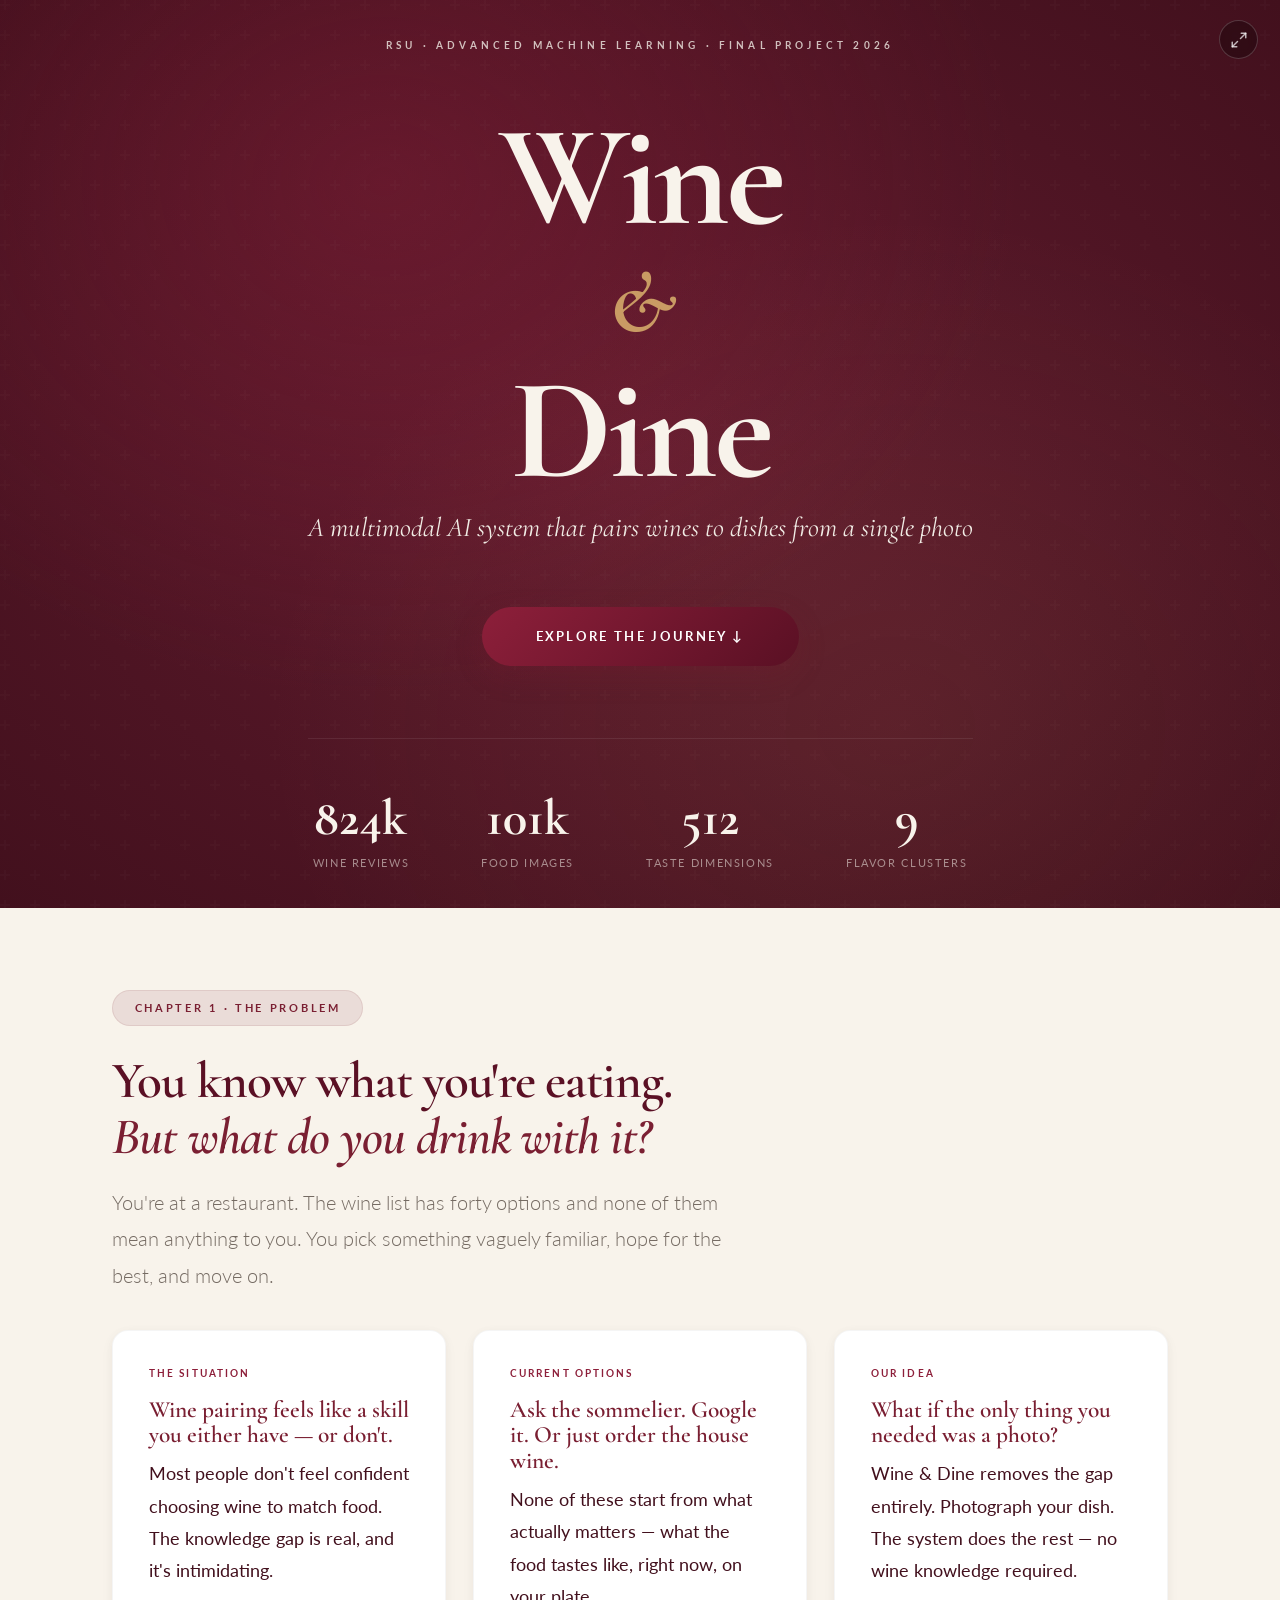
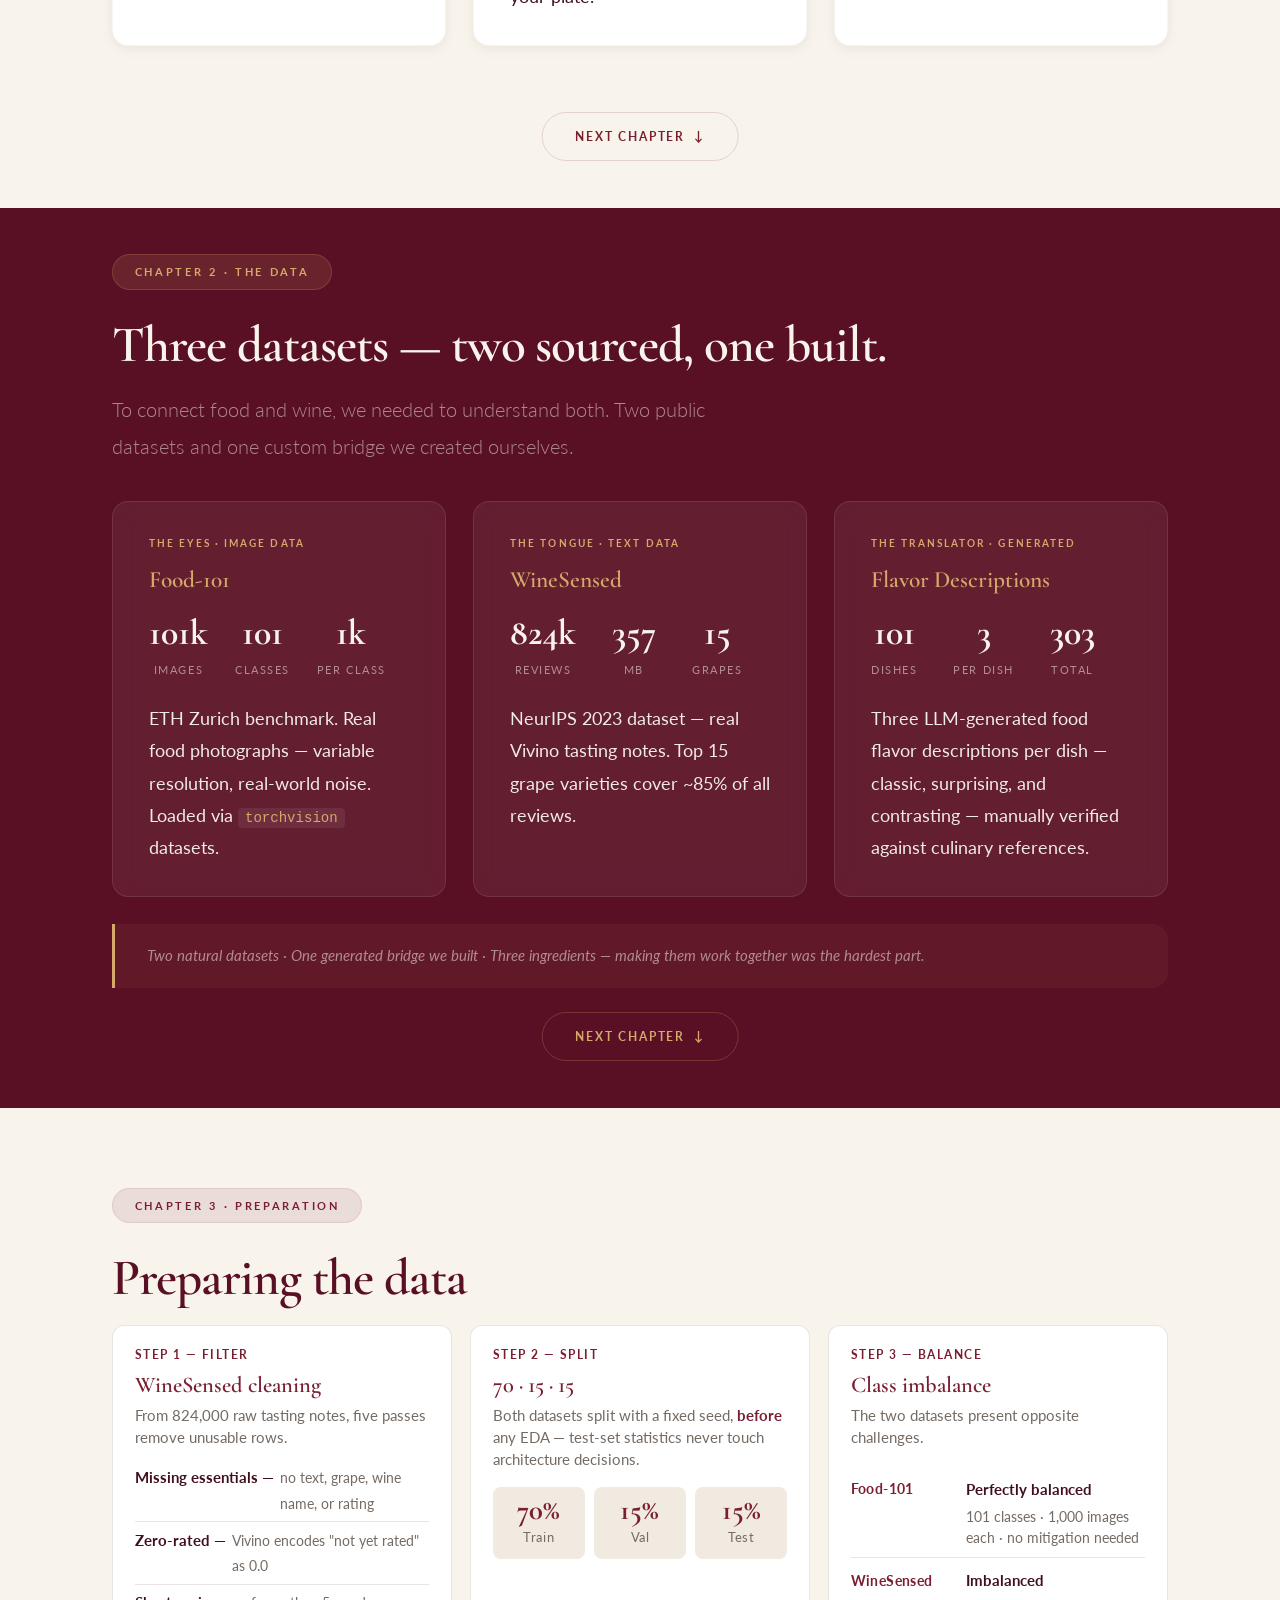
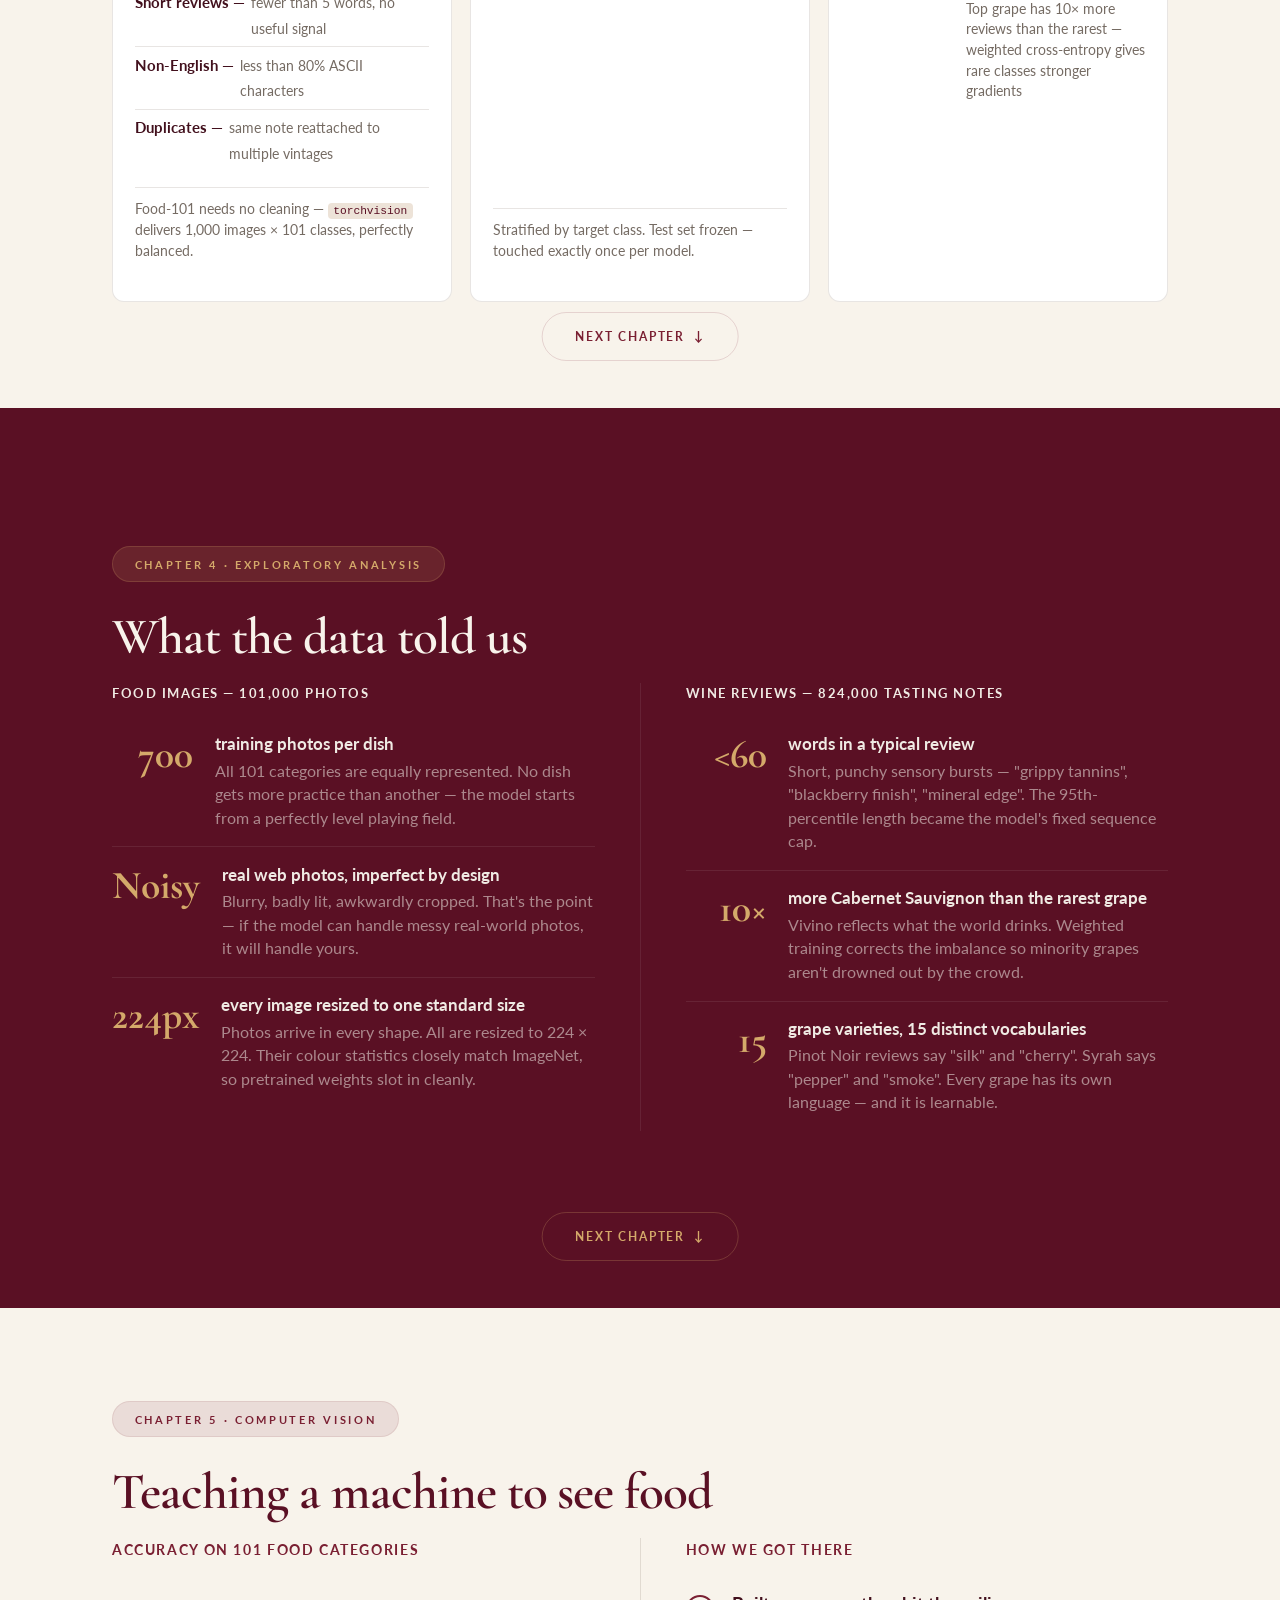
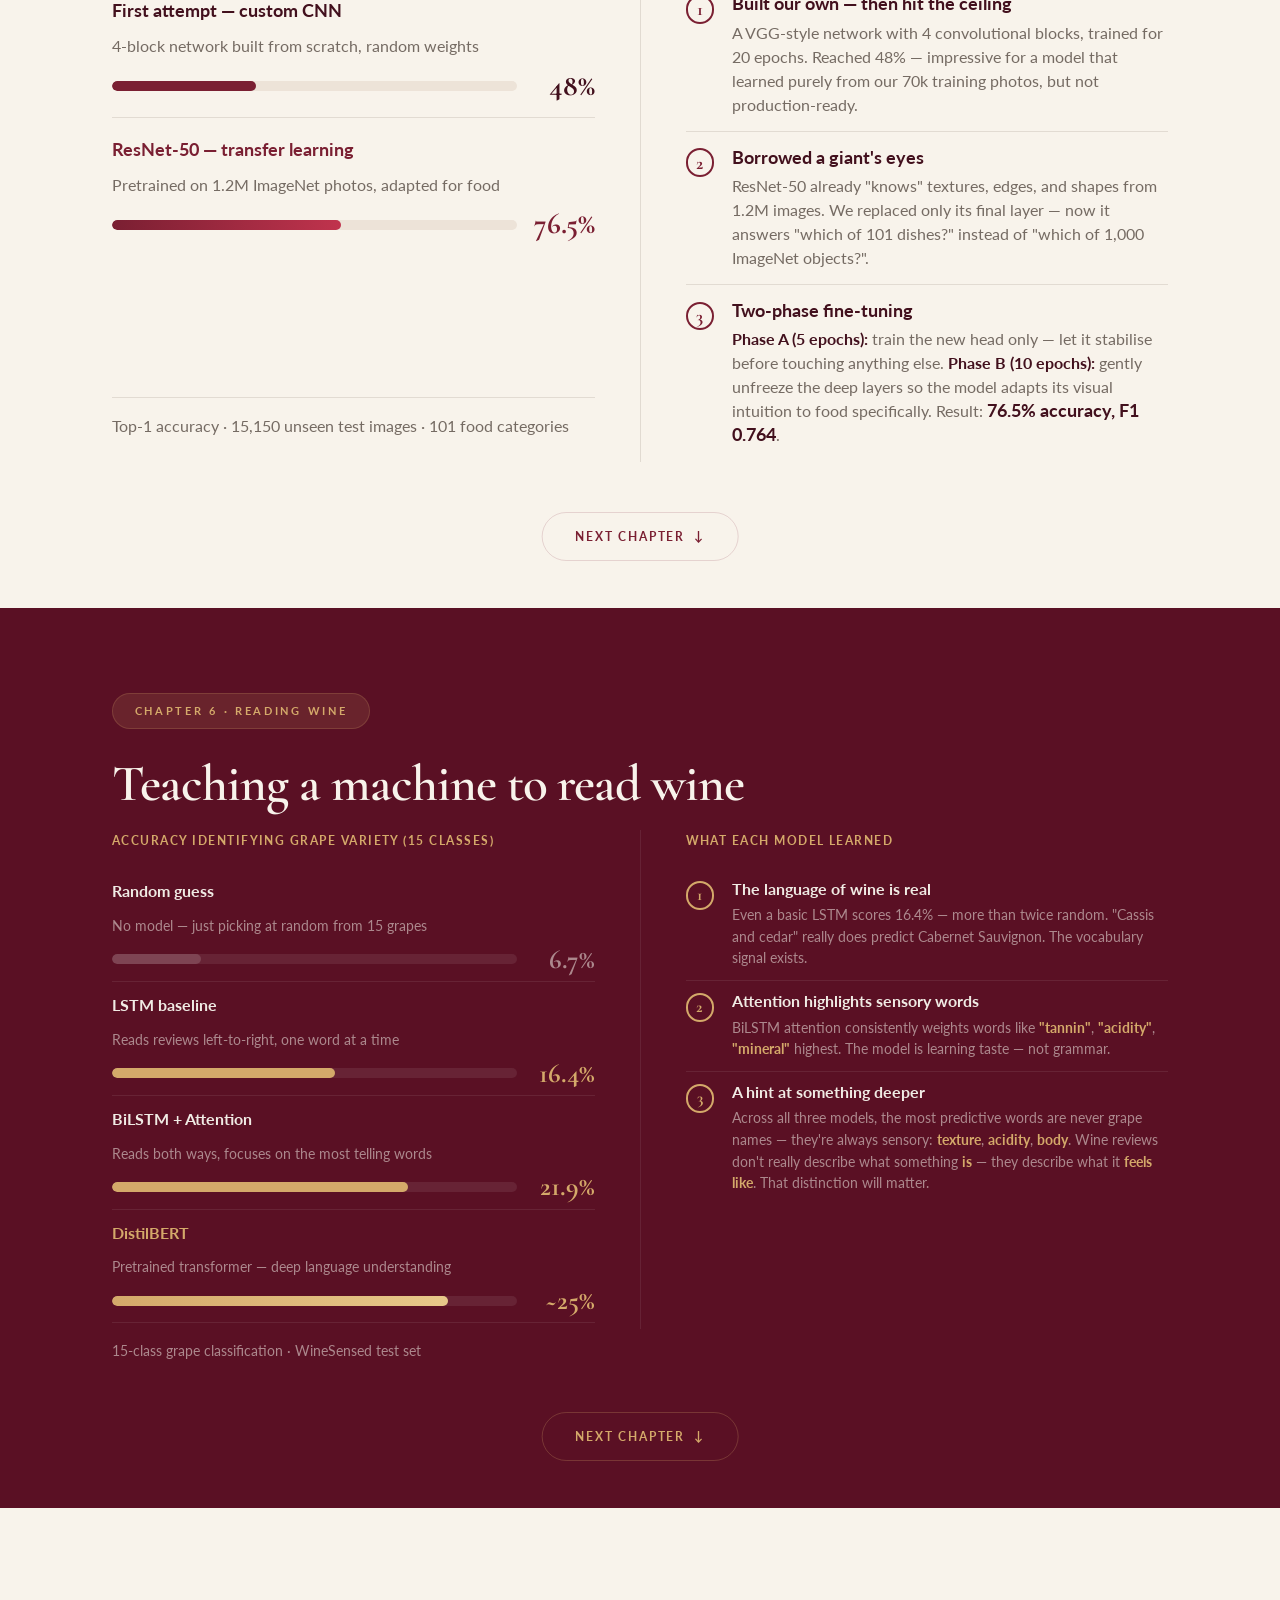
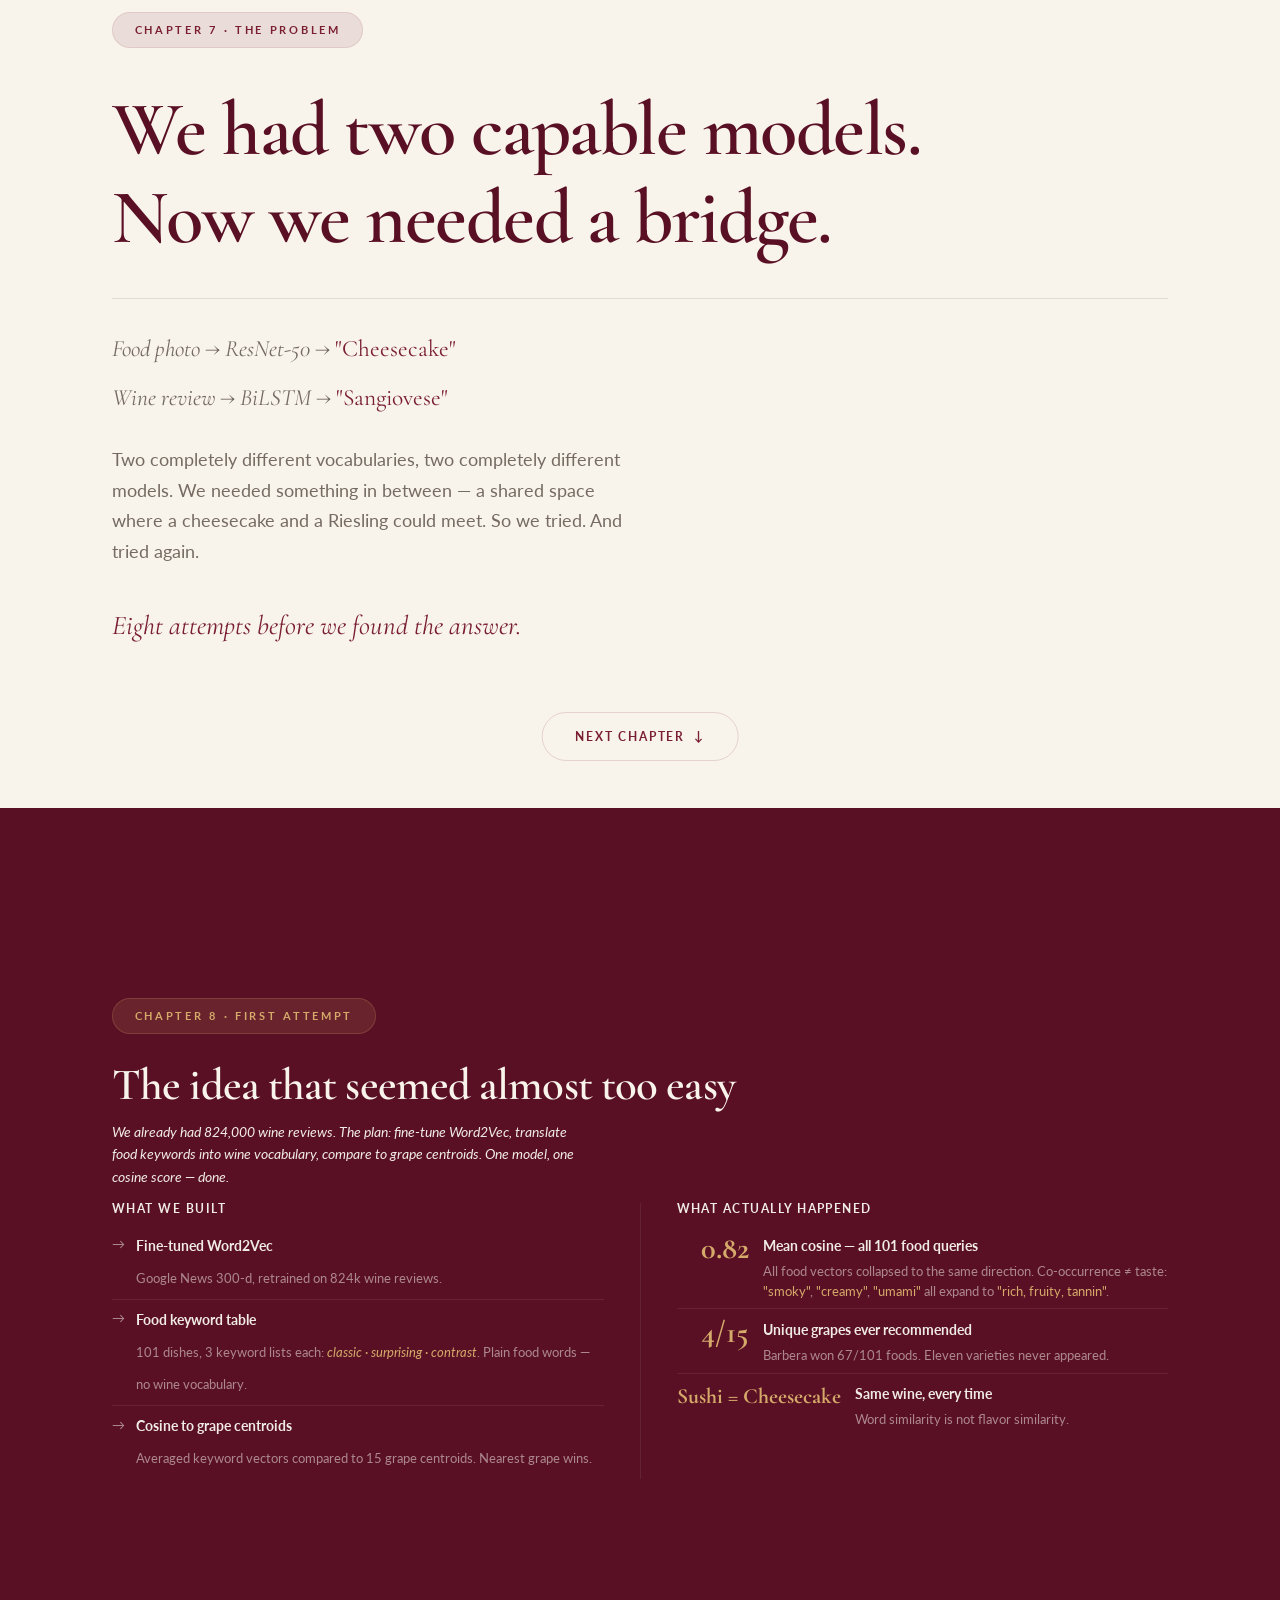
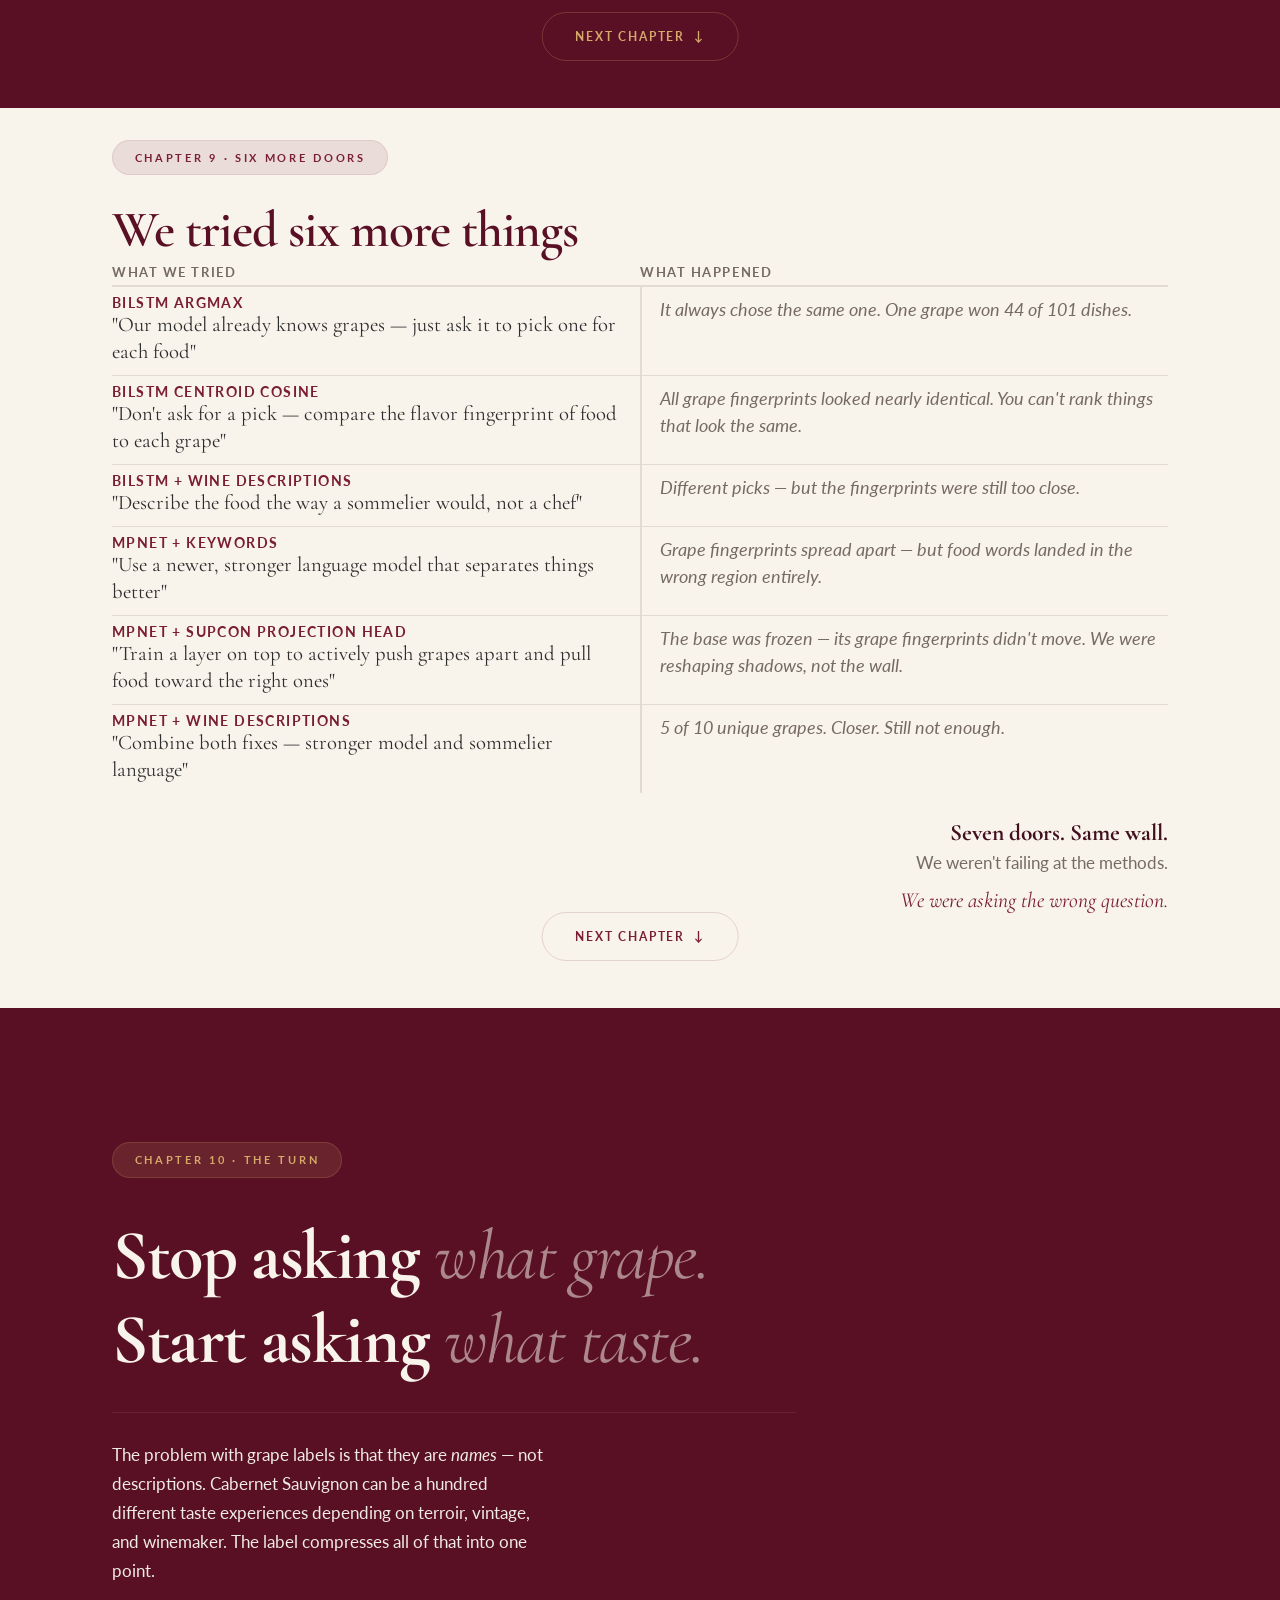
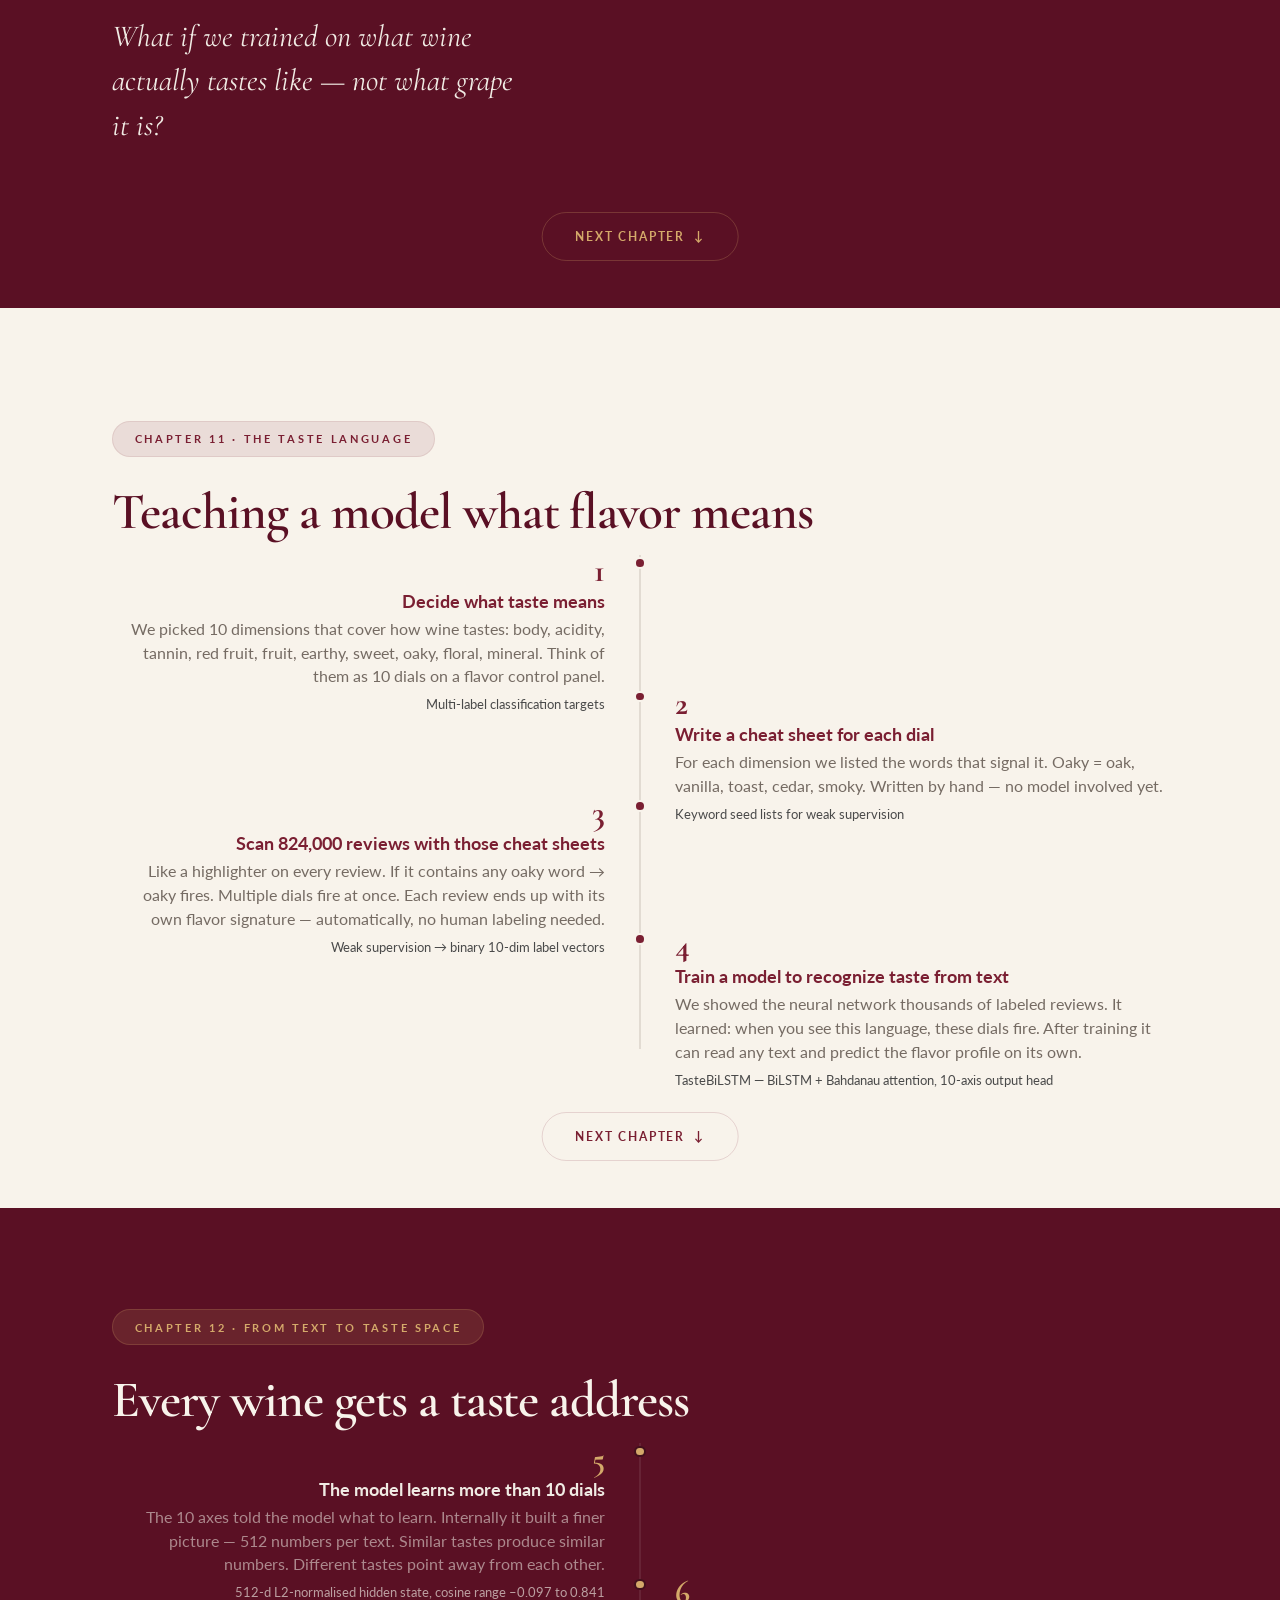
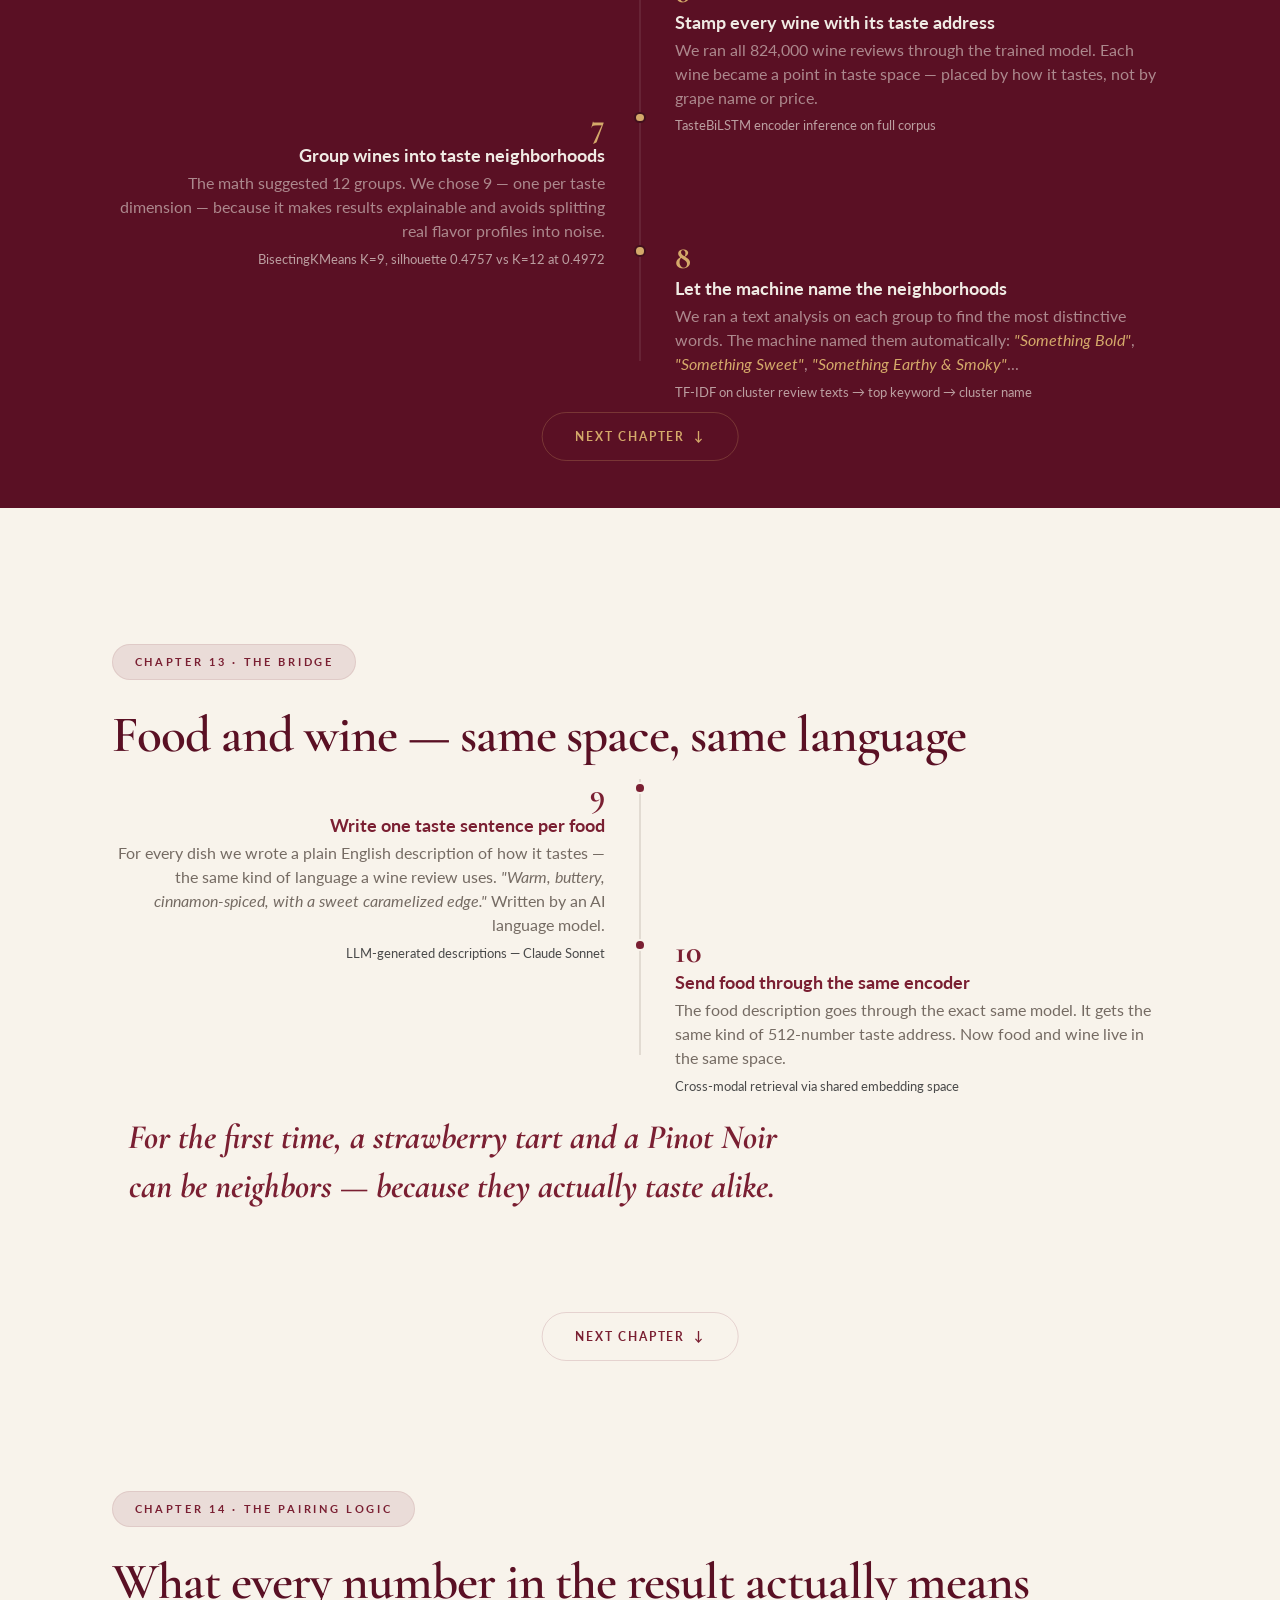
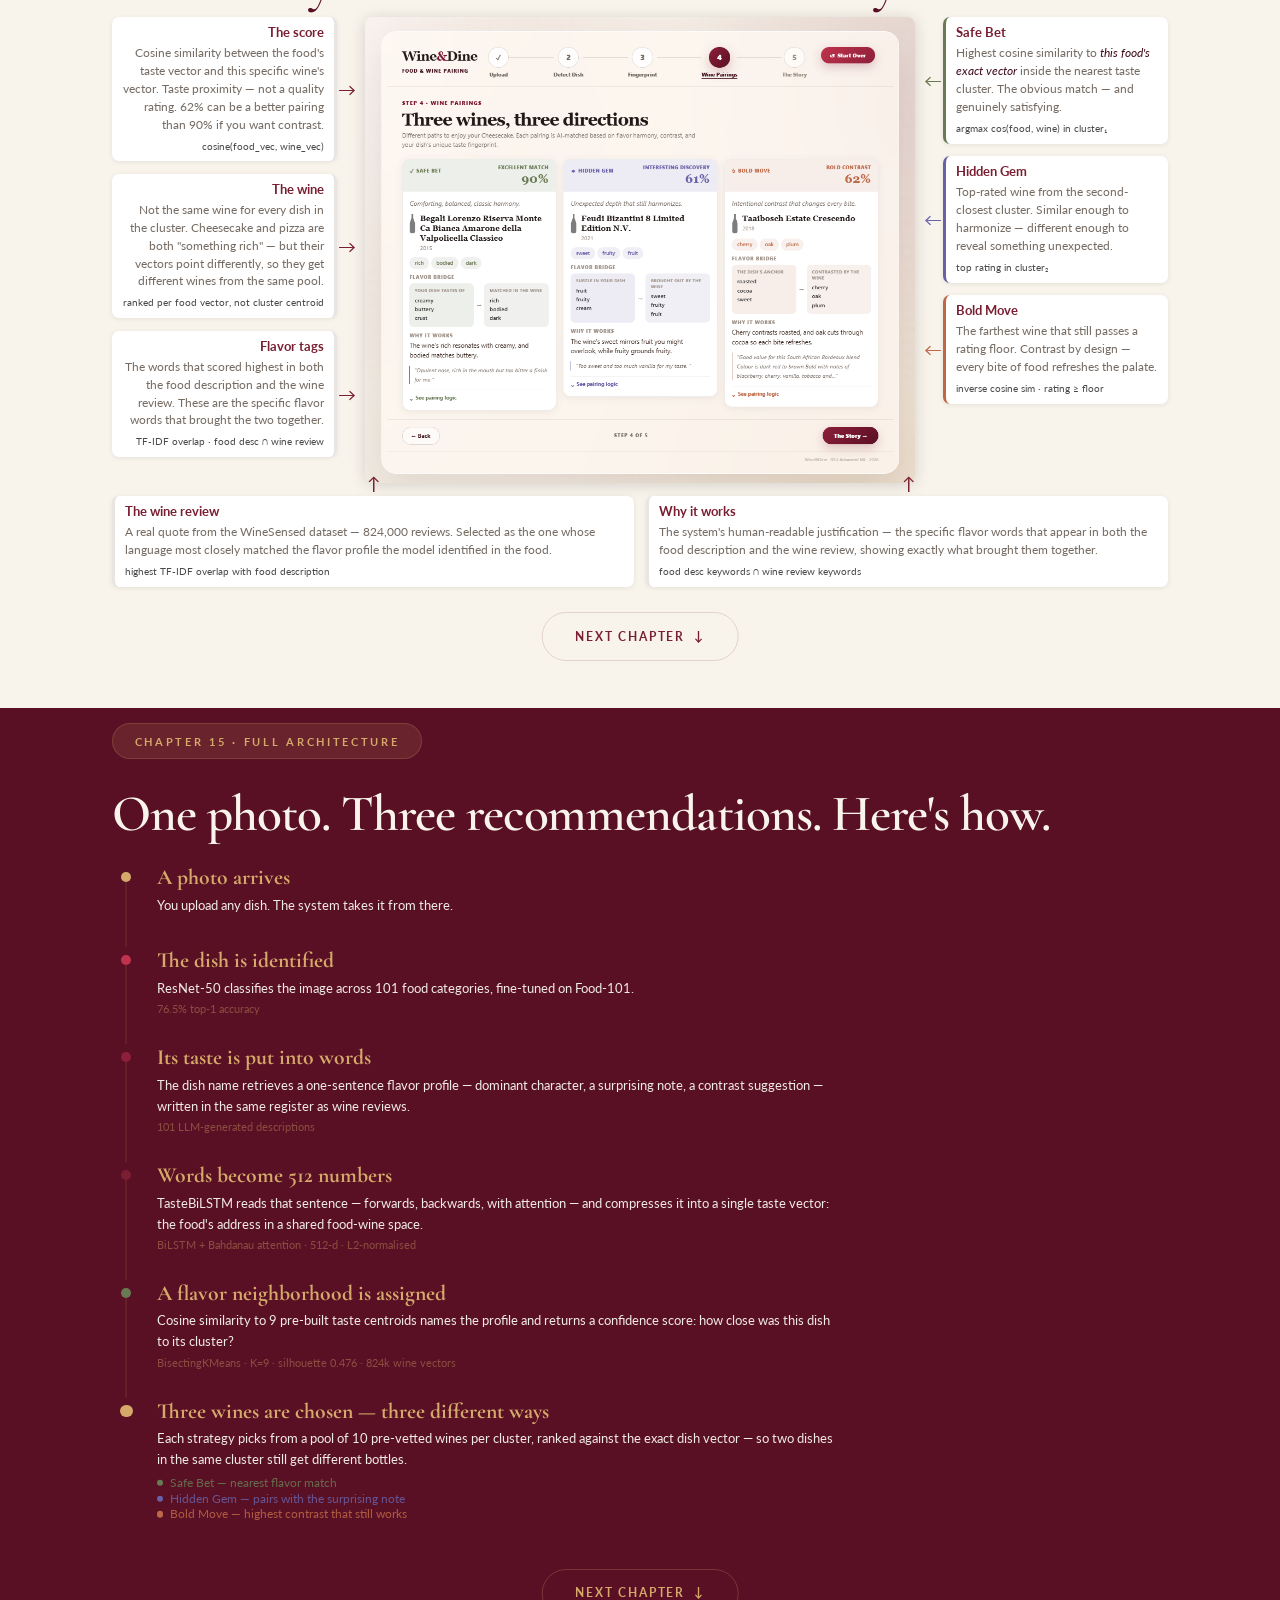
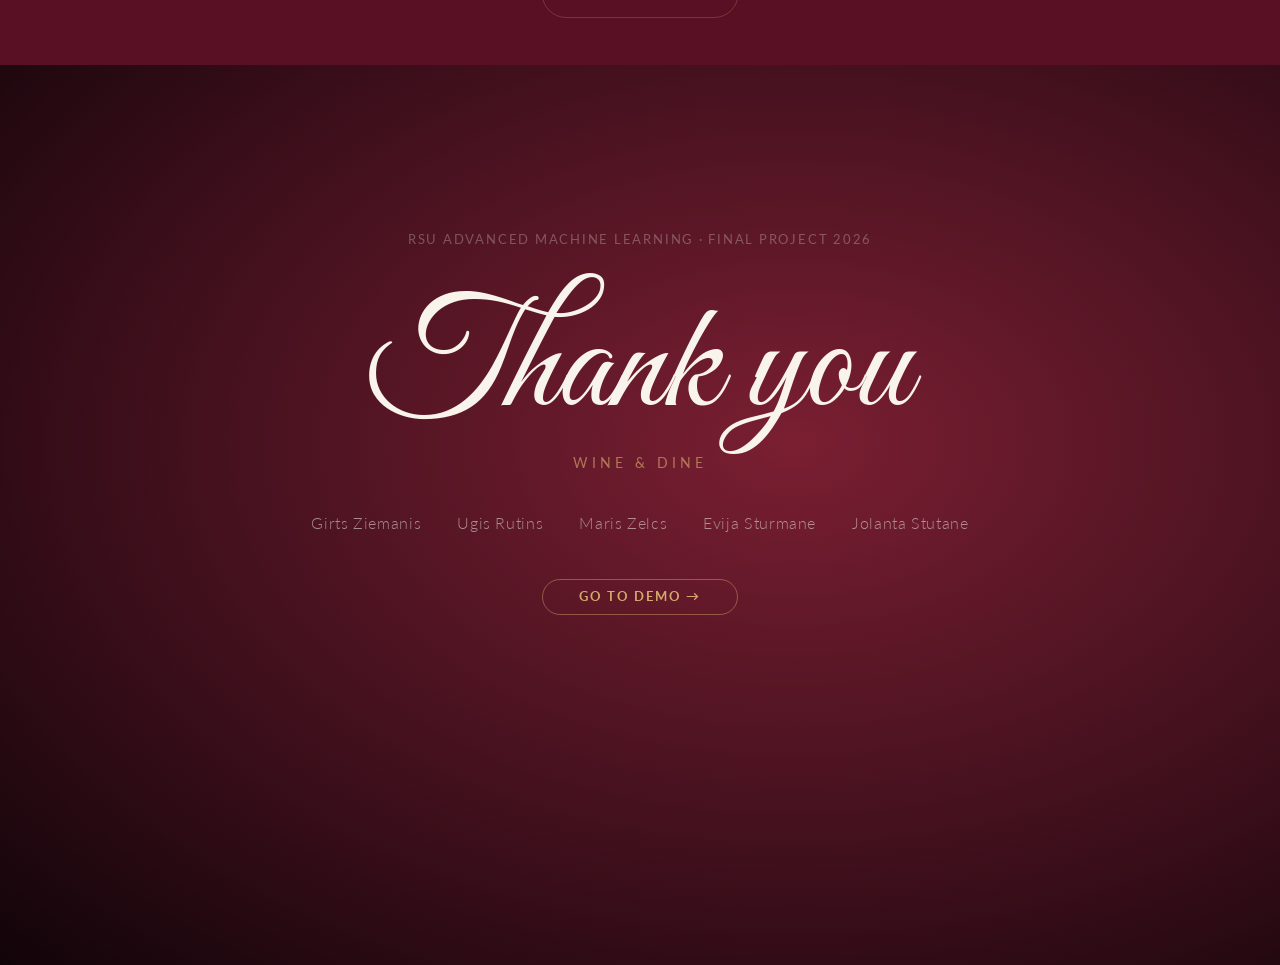
<file: landing/index.html>
<!DOCTYPE html>
<html lang="en">
<head>
  <meta charset="UTF-8">
  <meta name="viewport" content="width=device-width, initial-scale=1.0">
  <title>Wine & Dine — The Story</title>
  <link rel="preconnect" href="https://fonts.googleapis.com">
  <link href="https://fonts.googleapis.com/css2?family=Cormorant+Garamond:ital,wght@0,400;0,600;0,700;1,400;1,600&family=Great+Vibes&family=Lato:wght@300;400;700&display=swap" rel="stylesheet">
  <link rel="stylesheet" href="style.css">
</head>
<body>

  <!-- ═══════════════════════════════════════════════════════════════════════ -->
  <!-- HERO -->
  <!-- ═══════════════════════════════════════════════════════════════════════ -->
  <section id="hero" class="hero dark">
    <div class="hero-content reveal">
      <p class="hero-eyebrow">RSU · Advanced Machine Learning · Final Project 2026</p>
      <h1 class="hero-title">Wine<span class="amp">&</span>Dine</h1>
      <p class="hero-subtitle">A multimodal AI system that pairs wines to dishes from a single photo</p>
      <a href="#problem" class="btn-primary">Explore the journey ↓</a>
      <div class="hero-metrics stagger">
        <div class="hero-metric"><span class="number counter" data-target="824">0</span><span class="number-suffix">k</span><span class="label">wine reviews</span></div>
        <div class="hero-metric"><span class="number counter" data-target="101">0</span><span class="number-suffix">k</span><span class="label">food images</span></div>
        <div class="hero-metric"><span class="number counter" data-target="512">0</span><span class="label">taste dimensions</span></div>
        <div class="hero-metric"><span class="number counter" data-target="9">0</span><span class="label">flavor clusters</span></div>
      </div>
    </div>
  </section>

  <!-- ═══════════════════════════════════════════════════════════════════════ -->
  <!-- SECTIONS (added one by one) -->
  <!-- ═══════════════════════════════════════════════════════════════════════ -->

  <!-- §2 - The Problem -->
  <section id="problem" class="section light">
    <div class="container reveal">
      <span class="section-label">Chapter 1 · The Problem</span>
      <h2>You know what you're eating.<br><em style="color:var(--wine)">But what do you drink with it?</em></h2>
      <p class="lead">
        You're at a restaurant. The wine list has forty options and none of them 
        mean anything to you. You pick something vaguely familiar, hope for the best, 
        and move on.
      </p>

      <div class="card-grid stagger">
        <div class="card">
          <span class="card-label">The situation</span>
          <h3>Wine pairing feels like a skill you either have — or don't.</h3>
          <p>
            Most people don't feel confident choosing wine to match food. 
            The knowledge gap is real, and it's intimidating.
          </p>
        </div>
        <div class="card">
          <span class="card-label">Current options</span>
          <h3>Ask the sommelier. Google it. Or just order the house wine.</h3>
          <p>
            None of these start from what actually matters — what the food 
            tastes like, right now, on your plate.
          </p>
        </div>
        <div class="card">
          <span class="card-label">Our idea</span>
          <h3>What if the only thing you needed was a photo?</h3>
          <p>
            Wine & Dine removes the gap entirely. Photograph your dish. 
            The system does the rest — no wine knowledge required.
          </p>
        </div>
      </div>
    </div>
    <div class="slide-nav"><a href="#datasets">Next chapter <span class="arrow">↓</span></a></div>
  </section>

  <!-- §3 - Datasets -->
  <section id="datasets" class="section dark">
    <div class="container reveal">
      <span class="section-label">Chapter 2 · The Data</span>
      <h2>Three datasets — two sourced, one built.</h2>
      <p class="lead">
        To connect food and wine, we needed to understand both. 
        Two public datasets and one custom bridge we created ourselves.
      </p>

      <div class="card-grid stagger">
        <div class="card">
          <span class="card-label">The Eyes · Image Data</span>
          <h3>Food-101</h3>
          <div class="metric-row" style="justify-content:start;gap:1.5rem;flex-wrap:nowrap">
            <div class="metric-item"><span class="metric metric-small">101k</span><p class="metric-label">images</p></div>
            <div class="metric-item"><span class="metric metric-small">101</span><p class="metric-label">classes</p></div>
            <div class="metric-item"><span class="metric metric-small">1k</span><p class="metric-label">per class</p></div>
          </div>
          <p>ETH Zurich benchmark. Real food photographs — variable resolution,
             real-world noise. Loaded via <code>torchvision</code> datasets.</p>
        </div>

        <div class="card">
          <span class="card-label">The Tongue · Text Data</span>
          <h3>WineSensed</h3>
          <div class="metric-row" style="justify-content:start;gap:2rem">
            <div class="metric-item"><span class="metric metric-small">824k</span><p class="metric-label">reviews</p></div>
            <div class="metric-item"><span class="metric metric-small">357</span><p class="metric-label">MB</p></div>
            <div class="metric-item"><span class="metric metric-small">15</span><p class="metric-label">grapes</p></div>
          </div>
          <p>NeurIPS 2023 dataset — real Vivino tasting notes. 
             Top 15 grape varieties cover ~85% of all reviews.</p>
        </div>

        <div class="card">
          <span class="card-label">The Translator · Generated</span>
          <h3>Flavor Descriptions</h3>
          <div class="metric-row" style="justify-content:start;gap:2rem">
            <div class="metric-item"><span class="metric metric-small">101</span><p class="metric-label">dishes</p></div>
            <div class="metric-item"><span class="metric metric-small">3</span><p class="metric-label">per dish</p></div>
            <div class="metric-item"><span class="metric metric-small">303</span><p class="metric-label">total</p></div>
          </div>
          <p>Three LLM-generated food flavor descriptions per dish — classic, surprising, and contrasting — manually verified against culinary references.</p>
        </div>
      </div>

      <div class="callout" style="margin:1.2rem 0;padding:1rem 1.8rem;font-size:0.85rem">
        Two natural datasets · One generated bridge we built · Three ingredients — making them work together was the hardest part.
      </div>
    </div>
    <div class="slide-nav"><a href="#preparation">Next chapter <span class="arrow">↓</span></a></div>
  </section>

  <!-- §4 - Preparing the data -->
  <section id="preparation" class="section light">
    <div class="container reveal">
      <span class="section-label">Chapter 3 · Preparation</span>
      <h2>Preparing the data</h2>

      <div class="tri-grid stagger">
        <!-- Card 1: Filter -->
        <div class="tri-card">
          <p class="tri-eyebrow">Step 1 — Filter</p>
          <h3 class="tri-heading">WineSensed cleaning</h3>
          <p class="tri-sub">From 824,000 raw tasting notes, five passes remove unusable rows.</p>
          <ul class="step-list">
            <li><span>Missing essentials —</span><em>no text, grape, wine name, or rating</em></li>
            <li><span>Zero-rated —</span><em>Vivino encodes "not yet rated" as 0.0</em></li>
            <li><span>Short reviews —</span><em>fewer than 5 words, no useful signal</em></li>
            <li><span>Non-English —</span><em>less than 80% ASCII characters</em></li>
            <li><span>Duplicates —</span><em>same note reattached to multiple vintages</em></li>
          </ul>
          <p class="tri-note">Food-101 needs no cleaning — <code>torchvision</code> delivers 1,000 images × 101 classes, perfectly balanced.</p>
        </div>

        <!-- Card 2: Split -->
        <div class="tri-card">
          <p class="tri-eyebrow">Step 2 — Split</p>
          <h3 class="tri-heading">70 · 15 · 15</h3>
          <p class="tri-sub">Both datasets split with a fixed seed, <strong style="color:var(--wine)">before</strong> any EDA — test-set statistics never touch architecture decisions.</p>
          <div class="split-thirds">
            <div class="split-third">
              <span class="split-pct">70%</span>
              <span class="split-lbl">Train</span>
            </div>
            <div class="split-third">
              <span class="split-pct">15%</span>
              <span class="split-lbl">Val</span>
            </div>
            <div class="split-third">
              <span class="split-pct">15%</span>
              <span class="split-lbl">Test</span>
            </div>
          </div>
          <p class="tri-note">Stratified by target class. Test set frozen — touched exactly once per model.</p>
        </div>

        <!-- Card 3: Balance -->
        <div class="tri-card">
          <p class="tri-eyebrow">Step 3 — Balance</p>
          <h3 class="tri-heading">Class imbalance</h3>
          <p class="tri-sub">The two datasets present opposite challenges.</p>
          <div class="balance-rows">
            <div class="balance-row">
              <div class="balance-label">Food-101</div>
              <div class="balance-detail">
                <strong>Perfectly balanced</strong>
                <span>101 classes · 1,000 images each · no mitigation needed</span>
              </div>
            </div>
            <div class="balance-divider"></div>
            <div class="balance-row">
              <div class="balance-label">WineSensed</div>
              <div class="balance-detail">
                <strong>Imbalanced</strong>
                <span>Top grape has 10× more reviews than the rarest — weighted cross-entropy gives rare classes stronger gradients</span>
              </div>
            </div>
          </div>
        </div>
      </div>
    </div>
    <div class="slide-nav"><a href="#eda">Next chapter <span class="arrow">↓</span></a></div>
  </section>

  <!-- §5 - EDA -->
  <section id="eda" class="section dark">
    <div class="container reveal">
      <span class="section-label">Chapter 4 · Exploratory Analysis</span>
      <h2>What the data told us</h2>

      <div class="eda-grid stagger">

        <!-- Left panel: Images -->
        <div class="eda-panel">
          <p class="eda-panel-label">Food images — 101,000 photos</p>

          <div class="eda-finding">
            <span class="eda-num">700</span>
            <div class="eda-text">
              <strong>training photos per dish</strong>
              <span>All 101 categories are equally represented. No dish gets more practice than another — the model starts from a perfectly level playing field.</span>
            </div>
          </div>

          <div class="eda-finding">
            <span class="eda-num">Noisy</span>
            <div class="eda-text">
              <strong>real web photos, imperfect by design</strong>
              <span>Blurry, badly lit, awkwardly cropped. That's the point — if the model can handle messy real-world photos, it will handle yours.</span>
            </div>
          </div>

          <div class="eda-finding">
            <span class="eda-num">224px</span>
            <div class="eda-text">
              <strong>every image resized to one standard size</strong>
              <span>Photos arrive in every shape. All are resized to 224 × 224. Their colour statistics closely match ImageNet, so pretrained weights slot in cleanly.</span>
            </div>
          </div>
        </div>

        <div class="eda-divider"></div>

        <!-- Right panel: Reviews -->
        <div class="eda-panel">
          <p class="eda-panel-label">Wine reviews — 824,000 tasting notes</p>

          <div class="eda-finding">
            <span class="eda-num">&lt;60</span>
            <div class="eda-text">
              <strong>words in a typical review</strong>
              <span>Short, punchy sensory bursts — "grippy tannins", "blackberry finish", "mineral edge". The 95th-percentile length became the model's fixed sequence cap.</span>
            </div>
          </div>

          <div class="eda-finding">
            <span class="eda-num">10×</span>
            <div class="eda-text">
              <strong>more Cabernet Sauvignon than the rarest grape</strong>
              <span>Vivino reflects what the world drinks. Weighted training corrects the imbalance so minority grapes aren't drowned out by the crowd.</span>
            </div>
          </div>

          <div class="eda-finding">
            <span class="eda-num">15</span>
            <div class="eda-text">
              <strong>grape varieties, 15 distinct vocabularies</strong>
              <span>Pinot Noir reviews say "silk" and "cherry". Syrah says "pepper" and "smoke". Every grape has its own language — and it is learnable.</span>
            </div>
          </div>
        </div>

      </div>
    </div>
    <div class="slide-nav"><a href="#cnn">Next chapter <span class="arrow">↓</span></a></div>
  </section>

  <!-- §6 - CNN -->
  <section id="cnn" class="section light">
    <div class="container reveal">
      <span class="section-label">Chapter 5 · Computer Vision</span>
      <h2>Teaching a machine to see food</h2>

      <div class="cnn-grid stagger">

        <!-- Left: accuracy progression -->
        <div class="cnn-left">
          <p class="cnn-col-label">Accuracy on 101 food categories</p>

          <div class="acc-bar-block">
            <div class="acc-meta">
              <span class="acc-name">First attempt — custom CNN</span>
              <span class="acc-desc">4-block network built from scratch, random weights</span>
            </div>
            <div class="acc-track-row">
              <div class="acc-track">
                <div class="acc-fill anim-bar" style="--bar-width:35.5%"></div>
              </div>
              <span class="acc-pct">48%</span>
            </div>
          </div>

          <div class="acc-bar-block acc-bar-block--winner">
            <div class="acc-meta">
              <span class="acc-name">ResNet-50 — transfer learning</span>
              <span class="acc-desc">Pretrained on 1.2M ImageNet photos, adapted for food</span>
            </div>
            <div class="acc-track-row">
              <div class="acc-track">
                <div class="acc-fill anim-bar" style="--bar-width:56.5%"></div>
              </div>
              <span class="acc-pct acc-pct--gold">76.5%</span>
            </div>
          </div>

          <p class="acc-footnote">Top-1 accuracy · 15,150 unseen test images · 101 food categories</p>
        </div>

        <!-- Divider -->
        <div class="cnn-divider"></div>

        <!-- Right: method cards -->
        <div class="cnn-right">
          <p class="cnn-col-label">How we got there</p>

          <div class="method-card">
            <span class="method-num">1</span>
            <div class="method-body">
              <strong>Built our own — then hit the ceiling</strong>
              <span>A VGG-style network with 4 convolutional blocks, trained for 20 epochs. Reached 48% — impressive for a model that learned purely from our 70k training photos, but not production-ready.</span>
            </div>
          </div>

          <div class="method-card">
            <span class="method-num">2</span>
            <div class="method-body">
              <strong>Borrowed a giant's eyes</strong>
              <span>ResNet-50 already "knows" textures, edges, and shapes from 1.2M images. We replaced only its final layer — now it answers "which of 101 dishes?" instead of "which of 1,000 ImageNet objects?".</span>
            </div>
          </div>

          <div class="method-card">
            <span class="method-num">3</span>
            <div class="method-body">
              <strong>Two-phase fine-tuning</strong>
              <span><em>Phase A (5 epochs):</em> train the new head only — let it stabilise before touching anything else. <em>Phase B (10 epochs):</em> gently unfreeze the deep layers so the model adapts its visual intuition to food specifically. Result: <strong>76.5% accuracy, F1 0.764</strong>.</span>
            </div>
          </div>
        </div>

      </div>
    </div>
    <div class="slide-nav"><a href="#rnn">Next chapter <span class="arrow">↓</span></a></div>
  </section>

  <!-- §7 - RNN -->
  <section id="rnn" class="section dark">
    <div class="container reveal">
      <span class="section-label">Chapter 6 · Reading Wine</span>
      <h2>Teaching a machine to read wine</h2>

      <div class="cnn-grid stagger">

        <!-- Left: accuracy bars -->
        <div class="cnn-left">
          <p class="cnn-col-label" style="color:var(--gold)">Accuracy identifying grape variety (15 classes)</p>

          <div class="acc-bar-block" style="border-bottom-color:var(--rule-dark)">
            <div class="acc-meta">
              <span class="acc-name" style="color:var(--text-dark)">Random guess</span>
              <span class="acc-desc" style="color:var(--text-dark-m)">No model — just picking at random from 15 grapes</span>
            </div>
            <div class="acc-track-row">
              <div class="acc-track" style="background:rgba(255,255,255,0.08)">
                <div class="acc-fill anim-bar" style="--bar-width:22%;background:rgba(255,255,255,0.15)"></div>
              </div>
              <span class="acc-pct" style="color:var(--text-dark-m)">6.7%</span>
            </div>
          </div>

          <div class="acc-bar-block" style="border-bottom-color:var(--rule-dark)">
            <div class="acc-meta">
              <span class="acc-name" style="color:var(--text-dark)">LSTM baseline</span>
              <span class="acc-desc" style="color:var(--text-dark-m)">Reads reviews left-to-right, one word at a time</span>
            </div>
            <div class="acc-track-row">
              <div class="acc-track" style="background:rgba(255,255,255,0.08)">
                <div class="acc-fill anim-bar" style="--bar-width:55%;background:var(--gold)"></div>
              </div>
              <span class="acc-pct" style="color:var(--gold)">16.4%</span>
            </div>
          </div>

          <div class="acc-bar-block" style="border-bottom-color:var(--rule-dark)">
            <div class="acc-meta">
              <span class="acc-name" style="color:var(--text-dark)">BiLSTM + Attention</span>
              <span class="acc-desc" style="color:var(--text-dark-m)">Reads both ways, focuses on the most telling words</span>
            </div>
            <div class="acc-track-row">
              <div class="acc-track" style="background:rgba(255,255,255,0.08)">
                <div class="acc-fill anim-bar" style="--bar-width:73%;background:var(--gold)"></div>
              </div>
              <span class="acc-pct" style="color:var(--gold)">21.9%</span>
            </div>
          </div>

          <div class="acc-bar-block acc-bar-block--rnn-winner" style="border-bottom-color:var(--rule-dark)">
            <div class="acc-meta">
              <span class="acc-name" style="color:var(--gold)">DistilBERT</span>
              <span class="acc-desc" style="color:var(--text-dark-m)">Pretrained transformer — deep language understanding</span>
            </div>
            <div class="acc-track-row">
              <div class="acc-track" style="background:rgba(255,255,255,0.08)">
                <div class="acc-fill anim-bar" style="--bar-width:83%;background:linear-gradient(90deg,var(--gold),#e8c88a)"></div>
              </div>
              <span class="acc-pct" style="color:var(--gold)">~25%</span>
            </div>
          </div>

          <p class="acc-footnote" style="border-top-color:var(--rule-dark);color:var(--text-dark-m)">15-class grape classification · WineSensed test set</p>
        </div>

        <!-- Divider -->
        <div class="cnn-divider" style="background:var(--rule-dark)"></div>

        <!-- Right: the twist -->
        <div class="cnn-right">
          <p class="cnn-col-label" style="color:var(--gold)">What each model learned</p>

          <div class="method-card" style="border-bottom-color:var(--rule-dark)">
            <span class="method-num" style="border-color:var(--gold);color:var(--gold)">1</span>
            <div class="method-body">
              <strong style="color:var(--text-dark)">The language of wine is real</strong>
              <span style="color:var(--text-dark-m)">Even a basic LSTM scores 16.4% — more than twice random. "Cassis and cedar" really does predict Cabernet Sauvignon. The vocabulary signal exists.</span>
            </div>
          </div>

          <div class="method-card" style="border-bottom-color:var(--rule-dark)">
            <span class="method-num" style="border-color:var(--gold);color:var(--gold)">2</span>
            <div class="method-body">
              <strong style="color:var(--text-dark)">Attention highlights sensory words</strong>
              <span style="color:var(--text-dark-m)">BiLSTM attention consistently weights words like <em style="color:var(--gold);font-style:normal">"tannin"</em>, <em style="color:var(--gold);font-style:normal">"acidity"</em>, <em style="color:var(--gold);font-style:normal">"mineral"</em> highest. The model is learning taste — not grammar.</span>
            </div>
          </div>

          <div class="method-card" style="border-bottom-color:var(--rule-dark)">
            <span class="method-num" style="border-color:var(--gold);color:var(--gold)">3</span>
            <div class="method-body">
              <strong style="color:var(--text-dark)">A hint at something deeper</strong>
              <span style="color:var(--text-dark-m)">Across all three models, the most predictive words are never grape names — they're always sensory: <em style="color:var(--gold);font-style:normal">texture</em>, <em style="color:var(--gold);font-style:normal">acidity</em>, <em style="color:var(--gold);font-style:normal">body</em>. Wine reviews don't really describe what something <em style="color:var(--gold);font-style:normal">is</em> — they describe what it <em style="color:var(--gold);font-style:normal">feels like</em>. That distinction will matter.</span>
            </div>
          </div>
        </div>

      </div>
    </div>
    <div class="slide-nav"><a href="#bridge">Next chapter <span class="arrow">↓</span></a></div>
  </section>

  <!-- §8 - Bridge -->
  <section id="bridge" class="section light">
    <div class="container reveal">
      <span class="section-label">Chapter 7 · The Problem</span>

      <h2 class="bridge-heading">We had two capable models.<br>Now we needed a bridge.</h2>

      <hr class="bridge-rule">

      <div class="bridge-flows stagger">
        <p class="bridge-flow">Food photo &rarr; ResNet-50 &rarr; <em>"Cheesecake"</em></p>
        <p class="bridge-flow">Wine review &rarr; BiLSTM &rarr; <em>"Sangiovese"</em></p>
      </div>

      <p class="bridge-body">Two completely different vocabularies, two completely different models. We needed something in between — a shared space where a cheesecake and a Riesling could meet. So we tried. And tried again.</p>

      <p class="bridge-teaser">Eight attempts before we found the answer.</p>
    </div>
    <div class="slide-nav"><a href="#attempts">Next chapter <span class="arrow">↓</span></a></div>
  </section>

  <!-- §9 - W2V failure -->
  <section id="attempts" class="section dark">
    <div class="container reveal">
      <span class="section-label">Chapter 8 · First Attempt</span>
      <h2>The idea that seemed almost too easy</h2>

      <p class="w2v-intro stagger"><em>We already had 824,000 wine reviews. The plan: fine-tune Word2Vec, translate food keywords into wine vocabulary, compare to grape centroids. One model, one cosine score — done.</em></p>

      <div class="w2v-grid stagger">

        <!-- Left: the logic -->
        <div class="w2v-col">
          <p class="w2v-col-label">What we built</p>

          <div class="w2v-step">
            <span class="w2v-arrow">→</span>
            <div>
              <strong>Fine-tuned Word2Vec</strong>
              <span>Google News 300-d, retrained on 824k wine reviews.</span>
            </div>
          </div>
          <div class="w2v-step">
            <span class="w2v-arrow">→</span>
            <div>
              <strong>Food keyword table</strong>
              <span>101 dishes, 3 keyword lists each: <em>classic · surprising · contrast</em>. Plain food words — no wine vocabulary.</span>
            </div>
          </div>
          <div class="w2v-step">
            <span class="w2v-arrow">→</span>
            <div>
              <strong>Cosine to grape centroids</strong>
              <span>Averaged keyword vectors compared to 15 grape centroids. Nearest grape wins.</span>
            </div>
          </div>
        </div>

        <!-- Divider -->
        <div class="w2v-divider"></div>

        <!-- Right: the collapse -->
        <div class="w2v-col">
          <p class="w2v-col-label">What actually happened</p>

          <div class="w2v-finding">
            <span class="w2v-num">0.82</span>
            <div class="w2v-finding-text">
              <strong>Mean cosine — all 101 food queries</strong>
              <span>All food vectors collapsed to the same direction. Co-occurrence ≠ taste: <em>"smoky"</em>, <em>"creamy"</em>, <em>"umami"</em> all expand to <em>"rich, fruity, tannin"</em>.</span>
            </div>
          </div>

          <div class="w2v-finding">
            <span class="w2v-num">4/15</span>
            <div class="w2v-finding-text">
              <strong>Unique grapes ever recommended</strong>
              <span>Barbera won 67/101 foods. Eleven varieties never appeared.</span>
            </div>
          </div>

          <div class="w2v-finding w2v-finding--last">
            <span class="w2v-num" style="font-size:1.2rem;line-height:1.4">Sushi = Cheesecake</span>
            <div class="w2v-finding-text">
              <strong>Same wine, every time</strong>
              <span>Word similarity is not flavor similarity.</span>
            </div>
          </div>
        </div>
      </div>
    </div>
    <div class="slide-nav"><a href="#attempts2">Next chapter <span class="arrow">↓</span></a></div>
  </section>

  <!-- Chapter 9 — Six More Doors -->
  <section id="attempts2" class="section light">
    <div class="container reveal">
      <span class="section-label">Chapter 9 · Six More Doors</span>
      <h2>We tried six more things</h2>

      <div class="log-grid stagger">

        <!-- Header -->
        <div class="log-head">What we tried</div>
        <div class="log-head">What happened</div>

        <!-- Row 2 -->
        <div class="log-left">
          <span class="log-tech">BiLSTM argmax</span>
          <span class="log-plain">"Our model already knows grapes — just ask it to pick one for each food"</span>
        </div>
        <div class="log-right">It always chose the same one. One grape won 44 of 101 dishes.</div>

        <!-- Row 3 -->
        <div class="log-left">
          <span class="log-tech">BiLSTM centroid cosine</span>
          <span class="log-plain">"Don't ask for a pick — compare the flavor fingerprint of food to each grape"</span>
        </div>
        <div class="log-right">All grape fingerprints looked nearly identical. You can't rank things that look the same.</div>

        <!-- Row 4 -->
        <div class="log-left">
          <span class="log-tech">BiLSTM + wine descriptions</span>
          <span class="log-plain">"Describe the food the way a sommelier would, not a chef"</span>
        </div>
        <div class="log-right">Different picks — but the fingerprints were still too close.</div>

        <!-- Row 5 -->
        <div class="log-left">
          <span class="log-tech">MPNET + keywords</span>
          <span class="log-plain">"Use a newer, stronger language model that separates things better"</span>
        </div>
        <div class="log-right">Grape fingerprints spread apart — but food words landed in the wrong region entirely.</div>

        <!-- Row 6 -->
        <div class="log-left">
          <span class="log-tech">MPNET + SupCon projection head</span>
          <span class="log-plain">"Train a layer on top to actively push grapes apart and pull food toward the right ones"</span>
        </div>
        <div class="log-right">The base was frozen — its grape fingerprints didn't move. We were reshaping shadows, not the wall.</div>

        <!-- Row 7 -->
        <div class="log-left log-left--last">
          <span class="log-tech">MPNET + wine descriptions</span>
          <span class="log-plain">"Combine both fixes — stronger model and sommelier language"</span>
        </div>
        <div class="log-right log-right--last">5 of 10 unique grapes. Closer. Still not enough.</div>

      </div>

      <div class="log-verdict stagger">
        <hr class="log-rule">
        <p class="log-verdict-line">Seven doors. Same wall.</p>
        <p class="log-verdict-sub">We weren't failing at the methods.</p>
        <p class="log-verdict-em"><em>We were asking the wrong question.</em></p>
      </div>
    </div>
    <div class="slide-nav"><a href="#turn">Next chapter <span class="arrow">↓</span></a></div>
  </section>

  <!-- Chapter 10 — The Turn -->
  <section id="turn" class="section dark">
    <div class="container reveal">
      <span class="section-label">Chapter 10 · The Turn</span>

      <h2 class="turn-heading">
        Stop asking <em>what grape.</em><br>
        Start asking <em>what taste.</em>
      </h2>

      <hr class="turn-rule">

      <p class="turn-body stagger">The problem with grape labels is that they are <em>names</em> — not descriptions. Cabernet Sauvignon can be a hundred different taste experiences depending on terroir, vintage, and winemaker. The label compresses all of that into one point.</p>

      <p class="turn-question stagger"><em>What if we trained on what wine actually tastes like — not what grape it is?</em></p>
    </div>
    <div class="slide-nav"><a href="#axes">Next chapter <span class="arrow">↓</span></a></div>
  </section>

  <!-- Chapter 11 — Slide A: Steps 1–4 -->
  <section id="axes" class="section light">
    <div class="container reveal">
      <span class="section-label">Chapter 11 · The Taste Language</span>
      <h2>Teaching a model what flavor means</h2>

      <div class="tl-grid stagger">

        <!-- Step 1 LEFT -->
        <div class="tl-content tl-content--left">
          <span class="tl-num">1</span>
          <strong class="tl-title">Decide what taste means</strong>
          <p class="tl-desc">We picked 10 dimensions that cover how wine tastes: body, acidity, tannin, red fruit, fruit, earthy, sweet, oaky, floral, mineral. Think of them as 10 dials on a flavor control panel.</p>
          <span class="tl-tech">Multi-label classification targets</span>
        </div>
        <div class="tl-dot-wrap"><div class="tl-dot"></div></div>
        <div></div>

        <!-- Step 2 RIGHT -->
        <div></div>
        <div class="tl-dot-wrap"><div class="tl-dot"></div></div>
        <div class="tl-content tl-content--right">
          <span class="tl-num">2</span>
          <strong class="tl-title">Write a cheat sheet for each dial</strong>
          <p class="tl-desc">For each dimension we listed the words that signal it. Oaky = oak, vanilla, toast, cedar, smoky. Written by hand — no model involved yet.</p>
          <span class="tl-tech">Keyword seed lists for weak supervision</span>
        </div>

        <!-- Step 3 LEFT -->
        <div class="tl-content tl-content--left">
          <span class="tl-num">3</span>
          <strong class="tl-title">Scan 824,000 reviews with those cheat sheets</strong>
          <p class="tl-desc">Like a highlighter on every review. If it contains any oaky word → oaky fires. Multiple dials fire at once. Each review ends up with its own flavor signature — automatically, no human labeling needed.</p>
          <span class="tl-tech">Weak supervision → binary 10-dim label vectors</span>
        </div>
        <div class="tl-dot-wrap"><div class="tl-dot"></div></div>
        <div></div>

        <!-- Step 4 RIGHT -->
        <div></div>
        <div class="tl-dot-wrap"><div class="tl-dot"></div></div>
        <div class="tl-content tl-content--right">
          <span class="tl-num">4</span>
          <strong class="tl-title">Train a model to recognize taste from text</strong>
          <p class="tl-desc">We showed the neural network thousands of labeled reviews. It learned: when you see this language, these dials fire. After training it can read any text and predict the flavor profile on its own.</p>
          <span class="tl-tech">TasteBiLSTM — BiLSTM + Bahdanau attention, 10-axis output head</span>
        </div>

      </div>
    </div>
    <div class="slide-nav"><a href="#encoder">Next chapter <span class="arrow">↓</span></a></div>
  </section>

  <!-- Chapter 12 — Slide B: Steps 5–8 -->
  <section id="encoder" class="section dark">
    <div class="container reveal">
      <span class="section-label">Chapter 12 · From Text to Taste Space</span>
      <h2>Every wine gets a taste address</h2>

      <div class="tl-grid tl-grid--dark stagger">

        <!-- Step 5 LEFT -->
        <div class="tl-content tl-content--left">
          <span class="tl-num">5</span>
          <strong class="tl-title">The model learns more than 10 dials</strong>
          <p class="tl-desc">The 10 axes told the model what to learn. Internally it built a finer picture — 512 numbers per text. Similar tastes produce similar numbers. Different tastes point away from each other.</p>
          <span class="tl-tech">512-d L2-normalised hidden state, cosine range –0.097 to 0.841</span>
        </div>
        <div class="tl-dot-wrap"><div class="tl-dot"></div></div>
        <div></div>

        <!-- Step 6 RIGHT -->
        <div></div>
        <div class="tl-dot-wrap"><div class="tl-dot"></div></div>
        <div class="tl-content tl-content--right">
          <span class="tl-num">6</span>
          <strong class="tl-title">Stamp every wine with its taste address</strong>
          <p class="tl-desc">We ran all 824,000 wine reviews through the trained model. Each wine became a point in taste space — placed by how it tastes, not by grape name or price.</p>
          <span class="tl-tech">TasteBiLSTM encoder inference on full corpus</span>
        </div>

        <!-- Step 7 LEFT -->
        <div class="tl-content tl-content--left">
          <span class="tl-num">7</span>
          <strong class="tl-title">Group wines into taste neighborhoods</strong>
          <p class="tl-desc">The math suggested 12 groups. We chose 9 — one per taste dimension — because it makes results explainable and avoids splitting real flavor profiles into noise.</p>
          <span class="tl-tech">BisectingKMeans K=9, silhouette 0.4757 vs K=12 at 0.4972</span>
        </div>
        <div class="tl-dot-wrap"><div class="tl-dot"></div></div>
        <div></div>

        <!-- Step 8 RIGHT -->
        <div></div>
        <div class="tl-dot-wrap"><div class="tl-dot"></div></div>
        <div class="tl-content tl-content--right">
          <span class="tl-num">8</span>
          <strong class="tl-title">Let the machine name the neighborhoods</strong>
          <p class="tl-desc">We ran a text analysis on each group to find the most distinctive words. The machine named them automatically: <em>"Something Bold"</em>, <em>"Something Sweet"</em>, <em>"Something Earthy &amp; Smoky"</em>...</p>
          <span class="tl-tech">TF-IDF on cluster review texts → top keyword → cluster name</span>
        </div>

      </div>
    </div>
    <div class="slide-nav"><a href="#bridge2">Next chapter <span class="arrow">↓</span></a></div>
  </section>

  <!-- Chapter 13 — Slide C: Steps 9–10 -->
  <section id="bridge2" class="section light">
    <div class="container reveal">
      <span class="section-label">Chapter 13 · The Bridge</span>
      <h2>Food and wine — same space, same language</h2>

      <div class="tl-grid stagger">

        <!-- Step 9 LEFT -->
        <div class="tl-content tl-content--left">
          <span class="tl-num">9</span>
          <strong class="tl-title">Write one taste sentence per food</strong>
          <p class="tl-desc">For every dish we wrote a plain English description of how it tastes — the same kind of language a wine review uses. <em>"Warm, buttery, cinnamon-spiced, with a sweet caramelized edge."</em> Written by an AI language model.</p>
          <span class="tl-tech">LLM-generated descriptions — Claude Sonnet</span>
        </div>
        <div class="tl-dot-wrap"><div class="tl-dot"></div></div>
        <div></div>

        <!-- Step 10 RIGHT -->
        <div></div>
        <div class="tl-dot-wrap"><div class="tl-dot"></div></div>
        <div class="tl-content tl-content--right">
          <span class="tl-num">10</span>
          <strong class="tl-title">Send food through the same encoder</strong>
          <p class="tl-desc">The food description goes through the exact same model. It gets the same kind of 512-number taste address. Now food and wine live in the same space.</p>
          <span class="tl-tech">Cross-modal retrieval via shared embedding space</span>
        </div>

      </div>

      <p class="br2-closing stagger"><em>For the first time, a strawberry tart and a Pinot Noir can be neighbors — because they actually taste alike.</em></p>
    </div>
    <div class="slide-nav"><a href="#logic">Next chapter <span class="arrow">↓</span></a></div>
  </section>

  <!-- Chapter 14 — How We Choose -->
  <!-- Chapter 14 — Pairing Logic -->
  <section id="logic" class="section light">
    <div class="container reveal">
      <span class="section-label">Chapter 14 · The Pairing Logic</span>
      <h2>What every number in the result actually means</h2>

      <div class="annot-outer stagger">

        <!-- Left callouts -->
        <div class="annot-col annot-col--left">
          <div class="ann-card ann-card--wine">
            <strong class="ann-title">The score</strong>
            <p class="ann-desc">Cosine similarity between the food's taste vector and this specific wine's vector. Taste proximity — not a quality rating. 62% can be a better pairing than 90% if you want contrast.</p>
            <span class="ann-tech">cosine(food_vec, wine_vec)</span>
          </div>
          <div class="ann-card ann-card--wine" style="margin-top:0.7rem">
            <strong class="ann-title">The wine</strong>
            <p class="ann-desc">Not the same wine for every dish in the cluster. Cheesecake and pizza are both "something rich" — but their vectors point differently, so they get different wines from the same pool.</p>
            <span class="ann-tech">ranked per food vector, not cluster centroid</span>
          </div>
          <div class="ann-card ann-card--wine" style="margin-top:0.7rem">
            <strong class="ann-title">Flavor tags</strong>
            <p class="ann-desc">The words that scored highest in both the food description and the wine review. These are the specific flavor words that brought the two together.</p>
            <span class="ann-tech">TF-IDF overlap · food desc ∩ wine review</span>
          </div>
        </div>

        <!-- Screenshot -->
        <div class="annot-screen">
          <img src="app-pairing.png" alt="Wine &amp; Dine app — wine pairings result">
        </div>

        <!-- Right callouts -->
        <div class="annot-col annot-col--right">
          <div class="ann-card ann-card--safe">
            <strong class="ann-title">Safe Bet</strong>
            <p class="ann-desc">Highest cosine similarity to <em>this food's exact vector</em> inside the nearest taste cluster. The obvious match — and genuinely satisfying.</p>
            <span class="ann-tech">argmax cos(food, wine) in cluster₁</span>
          </div>
          <div class="ann-card ann-card--gem" style="margin-top:0.7rem">
            <strong class="ann-title">Hidden Gem</strong>
            <p class="ann-desc">Top-rated wine from the second-closest cluster. Similar enough to harmonize — different enough to reveal something unexpected.</p>
            <span class="ann-tech">top rating in cluster₂</span>
          </div>
          <div class="ann-card ann-card--bold" style="margin-top:0.7rem">
            <strong class="ann-title">Bold Move</strong>
            <p class="ann-desc">The farthest wine that still passes a rating floor. Contrast by design — every bite of food refreshes the palate.</p>
            <span class="ann-tech">inverse cosine sim · rating ≥ floor</span>
          </div>
        </div>

      </div>

      <!-- Bottom row: wine review + why it works -->
      <div class="annot-bottom stagger">
        <div class="ann-card ann-card--bottom">
          <strong class="ann-title">The wine review</strong>
          <p class="ann-desc">A real quote from the WineSensed dataset — 824,000 reviews. Selected as the one whose language most closely matched the flavor profile the model identified in the food.</p>
          <span class="ann-tech">highest TF-IDF overlap with food description</span>
        </div>
        <div class="ann-card ann-card--bottom">
          <strong class="ann-title">Why it works</strong>
          <p class="ann-desc">The system's human-readable justification — the specific flavor words that appear in both the food description and the wine review, showing exactly what brought them together.</p>
          <span class="ann-tech">food desc keywords ∩ wine review keywords</span>
        </div>
      </div>

        </div><!-- /.annot-wrap -->

    </div>
    <div class="slide-nav"><a href="#pairing">Next chapter <span class="arrow">↓</span></a></div>
  </section>

  <!-- Chapter 15 — Full Architecture -->
  <section id="pairing" class="section dark">
    <div class="container reveal">
      <span class="section-label">Chapter 15 · Full Architecture</span>
      <h2>One photo. Three recommendations. Here's how.</h2>

      <div class="tl2 stagger">

        <div class="tl2-item">
          <div class="tl2-rail"><div class="tl2-dot tl2-dot--input"></div></div>
          <div class="tl2-body">
            <strong class="tl2-title">A photo arrives</strong>
            <p class="tl2-desc">You upload any dish. The system takes it from there.</p>
          </div>
        </div>

        <div class="tl2-item">
          <div class="tl2-rail"><div class="tl2-dot tl2-dot--cnn"></div></div>
          <div class="tl2-body">
            <strong class="tl2-title">The dish is identified</strong>
            <p class="tl2-desc">ResNet-50 classifies the image across 101 food categories, fine-tuned on Food-101.</p>
            <span class="tl2-tech">76.5% top-1 accuracy</span>
          </div>
        </div>

        <div class="tl2-item">
          <div class="tl2-rail"><div class="tl2-dot tl2-dot--desc"></div></div>
          <div class="tl2-body">
            <strong class="tl2-title">Its taste is put into words</strong>
            <p class="tl2-desc">The dish name retrieves a one-sentence flavor profile — dominant character, a surprising note, a contrast suggestion — written in the same register as wine reviews.</p>
            <span class="tl2-tech">101 LLM-generated descriptions</span>
          </div>
        </div>

        <div class="tl2-item">
          <div class="tl2-rail"><div class="tl2-dot tl2-dot--bilstm"></div></div>
          <div class="tl2-body">
            <strong class="tl2-title">Words become 512 numbers</strong>
            <p class="tl2-desc">TasteBiLSTM reads that sentence — forwards, backwards, with attention — and compresses it into a single taste vector: the food's address in a shared food-wine space.</p>
            <span class="tl2-tech">BiLSTM + Bahdanau attention &middot; 512-d &middot; L2-normalised</span>
          </div>
        </div>

        <div class="tl2-item">
          <div class="tl2-rail"><div class="tl2-dot tl2-dot--cluster"></div></div>
          <div class="tl2-body">
            <strong class="tl2-title">A flavor neighborhood is assigned</strong>
            <p class="tl2-desc">Cosine similarity to 9 pre-built taste centroids names the profile and returns a confidence score: how close was this dish to its cluster?</p>
            <span class="tl2-tech">BisectingKMeans &middot; K=9 &middot; silhouette 0.476 &middot; 824k wine vectors</span>
          </div>
        </div>

        <div class="tl2-item">
          <div class="tl2-rail"><div class="tl2-dot tl2-dot--output"></div></div>
          <div class="tl2-body">
            <strong class="tl2-title">Three wines are chosen — three different ways</strong>
            <p class="tl2-desc">Each strategy picks from a pool of 10 pre-vetted wines per cluster, ranked against the exact dish vector — so two dishes in the same cluster still get different bottles.</p>
            <div class="tl2-tiers">
              <span class="tl2-tier tl2-tier--safe">Safe Bet &mdash; nearest flavor match</span>
              <span class="tl2-tier tl2-tier--gem">Hidden Gem &mdash; pairs with the surprising note</span>
              <span class="tl2-tier tl2-tier--bold">Bold Move &mdash; highest contrast that still works</span>
            </div>
          </div>
        </div>

      </div>
    </div>
    <div class="slide-nav"><a href="#team">Next chapter <span class="arrow">↓</span></a></div>
  </section>

  <section id="team" class="section team-section">
    <div class="team-body reveal">
      <p class="team-course">RSU Advanced Machine Learning &middot; Final Project 2026</p>
      <div class="team-inner">
      <div class="team-thankyou">Thank you</div>
      <p class="team-project">Wine &amp; Dine</p>
      <ul class="team-names">
        <li>Girts Ziemanis</li>
        <li>Ugis Rutins</li>
        <li>Maris Zelcs</li>
        <li>Evija Sturmane</li>
        <li>Jolanta Stutane</li>
      </ul>
      <a class="team-demo" href="https://huggingface.co/spaces/Jolanati/wine-dine" target="_blank">Go to demo &rarr;</a>
    </div>
  </section>

  <script src="script.js"></script>

  <!-- Fullscreen toggle -->
  <button id="fs-btn" aria-label="Toggle fullscreen" title="Toggle fullscreen">
    <svg id="fs-icon-enter" xmlns="http://www.w3.org/2000/svg" width="18" height="18" viewBox="0 0 24 24" fill="none" stroke="currentColor" stroke-width="2" stroke-linecap="round" stroke-linejoin="round">
      <polyline points="15 3 21 3 21 9"/><polyline points="9 21 3 21 3 15"/>
      <line x1="21" y1="3" x2="14" y2="10"/><line x1="3" y1="21" x2="10" y2="14"/>
    </svg>
    <svg id="fs-icon-exit" xmlns="http://www.w3.org/2000/svg" width="18" height="18" viewBox="0 0 24 24" fill="none" stroke="currentColor" stroke-width="2" stroke-linecap="round" stroke-linejoin="round" style="display:none">
      <polyline points="4 14 10 14 10 20"/><polyline points="20 10 14 10 14 4"/>
      <line x1="10" y1="14" x2="3" y2="21"/><line x1="21" y1="3" x2="14" y2="10"/>
    </svg>
  </button>
  <script>
    const fsBtn = document.getElementById('fs-btn');
    const fsEnter = document.getElementById('fs-icon-enter');
    const fsExit = document.getElementById('fs-icon-exit');
    fsBtn.addEventListener('click', () => {
      if (!document.fullscreenElement) {
        document.documentElement.requestFullscreen();
      } else {
        document.exitFullscreen();
      }
    });
    document.addEventListener('fullscreenchange', () => {
      const isFs = !!document.fullscreenElement;
      fsEnter.style.display = isFs ? 'none' : '';
      fsExit.style.display  = isFs ? '' : 'none';
    });
  </script>
</body>
</html>
</file>
<file: landing/style.css>
/* ═══════════════════════════════════════════════════════════════════════════
   WINE & DINE — Cinematic Presentation (v2)
   Palette matched to the Gradio app design tokens
   ═══════════════════════════════════════════════════════════════════════════ */

:root {
  /* App-matched palette */
  --wine:        #7a1f32;          /* matches app --wine */
  --wine-dark:   #5a1024;          /* gradient end in app buttons */
  --wine-deeper: #42101d;          /* app text-dark */
  --wine-light:  #8d1f3a;          /* gradient start in app buttons */
  --wine-accent: #c0334d;          /* app highlight gradient */
  --wine-glow:   rgba(122, 24, 48, 0.10);

  --gold:        #D4A96A;
  --gold-dim:    rgba(212, 169, 106, 0.12);

  /* App-matched backgrounds */
  --cream:       #f8f3eb;          /* matches app --cream exactly */
  --cream-dark:  #ede3d8;          /* app card icon bg */
  --cream-mid:   #f0eae0;
  --white:       #FFFFFF;

  /* App-matched text */
  --text-dark:   #f0ebe4;
  --text-dark-m: rgba(240, 235, 228, 0.55);
  --text-light:  #42101d;         /* app deep wine text */
  --text-light-m:#756b63;         /* app muted text */

  /* Utility */
  --rule:        rgba(64, 42, 31, 0.12);  /* app border style */
  --rule-dark:   rgba(255,255,255,0.08);
  --radius:      16px;
  --radius-sm:   10px;
  --ease:        cubic-bezier(0.23, 1, 0.32, 1);
  --shadow-sm:   0 2px 8px rgba(64,42,31,0.04), 0 4px 16px rgba(64,42,31,0.03);
  --shadow-md:   0 8px 32px rgba(64,42,31,0.07), 0 16px 48px rgba(64,42,31,0.04);
  --shadow-lg:   0 16px 56px rgba(64,42,31,0.10), 0 32px 80px rgba(64,42,31,0.06);
  --glass:       rgba(255,255,255,0.06);
  --glass-border:rgba(255,255,255,0.10);
}

*, *::before, *::after {
  box-sizing: border-box;
  margin: 0;
  padding: 0;
}

html {
  scroll-behavior: smooth;
  font-size: 18px;
}

body {
  font-family: 'Lato', sans-serif;
  color: var(--text-light);
  background: var(--cream);
  line-height: 1.8;
  overflow-x: hidden;
  -webkit-font-smoothing: antialiased;
  -moz-osx-font-smoothing: grayscale;
}

/* ── Typography ──────────────────────────────────────────────────────────── */

h1, h2, h3, h4 {
  font-family: 'Cormorant Garamond', serif;
  font-weight: 600;
  line-height: 1.1;
}

h2 {
  font-size: clamp(2.2rem, 4vw, 2.9rem);
  margin-bottom: 1rem;
  letter-spacing: -0.02em;
}

h3 {
  font-size: clamp(1.05rem, 2vw, 1.3rem);
  margin-bottom: 0.5rem;
}

p {
  margin-bottom: 1.2rem;
  max-width: 680px;
}

.lead {
  font-size: clamp(1rem, 1.6vw, 1.15rem);
  font-weight: 300;
  margin-bottom: 2rem;
  max-width: 640px;
  line-height: 1.8;
}

strong {
  font-weight: 700;
}

/* Dark section text colors */
.dark        { background: var(--wine-dark); color: var(--text-dark); }
.dark h2     { color: var(--cream); }
.dark h3     { color: var(--gold); }
.dark p      { color: var(--text-dark); }
.dark .lead  { color: var(--text-dark-m); }
.dark strong { color: var(--gold); }

/* Light section text colors */
.light        { background: var(--cream); color: var(--text-light); }
.light h2     { color: var(--wine-dark); }
.light h3     { color: var(--wine); }
.light .lead  { color: var(--text-light-m); }
.light strong { color: var(--wine); }

/* ── Layout ──────────────────────────────────────────────────────────────── */

.container {
  max-width: 1200px;
  margin: 0 auto;
  padding: 0 4rem;
}

.slide {
  min-height: 100vh;
  display: flex;
  align-items: center;
  position: relative;
  overflow: hidden;
  padding: 8rem 0;
}

.section {
  min-height: 100vh;
  display: flex;
  align-items: center;
  position: relative;
  overflow: hidden;
  padding: 1.5rem 0 4.5rem;
}

/* Container inside slides takes full width */
.section > .container {
  width: 100%;
}

/* ── Slide navigation button ─────────────────────────────────────────────── */

.slide-nav {
  position: absolute;
  bottom: 2.6rem;
  left: 50%;
  transform: translateX(-50%);
  z-index: 5;
}

.slide-nav a {
  display: inline-flex;
  align-items: center;
  gap: 0.5rem;
  text-decoration: none;
  font-size: 0.68rem;
  font-weight: 700;
  text-transform: uppercase;
  letter-spacing: 0.15em;
  padding: 0.7rem 1.8rem;
  border-radius: 50px;
  transition: all 0.4s var(--ease);
}

.dark .slide-nav a {
  color: var(--gold);
  border: 1px solid rgba(212, 169, 106, 0.25);
}

.dark .slide-nav a:hover {
  background: rgba(212, 169, 106, 0.1);
  border-color: rgba(212, 169, 106, 0.5);
}

.light .slide-nav a {
  color: var(--wine);
  border: 1px solid rgba(122, 24, 48, 0.15);
}

.light .slide-nav a:hover {
  background: var(--wine-glow);
  border-color: rgba(122, 24, 48, 0.3);
}

.slide-nav .arrow {
  display: inline-block;
  transition: transform 0.3s var(--ease);
}

.slide-nav a:hover .arrow {
  transform: translateY(3px);
}

.section-label {
  display: inline-block;
  font-size: 0.6rem;
  font-weight: 700;
  text-transform: uppercase;
  letter-spacing: 0.25em;
  padding: 0.4rem 1.2rem;
  border-radius: 50px;
  margin-bottom: 1.5rem;
}

.dark .section-label {
  color: var(--gold);
  background: var(--gold-dim);
  border: 1px solid rgba(212, 169, 106, 0.2);
}

.light .section-label {
  color: var(--wine);
  background: var(--wine-glow);
  border: 1px solid rgba(114, 47, 55, 0.1);
}

.section-divider {
  width: 60px;
  height: 2px;
  background: linear-gradient(90deg, var(--wine), var(--wine-light));
  border-radius: 1px;
  margin: 3rem 0;
  opacity: 0.4;
}

.dark .section-divider {
  background: linear-gradient(90deg, var(--gold), transparent);
  opacity: 0.3;
}

/* ── Hero ────────────────────────────────────────────────────────────────── */

.hero {
  min-height: 100vh;
  display: flex;
  align-items: center;
  justify-content: center;
  text-align: center;
  background:
    radial-gradient(ellipse at 30% 20%, rgba(141, 31, 58, 0.35) 0%, transparent 50%),
    radial-gradient(ellipse at 70% 80%, rgba(212, 169, 106, 0.08) 0%, transparent 50%),
    radial-gradient(ellipse at 50% 50%, rgba(90, 16, 36, 0.95) 0%, var(--wine-deeper) 100%);
  position: relative;
  overflow: hidden;
}

.hero::before {
  content: '';
  position: absolute;
  inset: 0;
  background: url("data:image/svg+xml,%3Csvg width='60' height='60' viewBox='0 0 60 60' xmlns='http://www.w3.org/2000/svg'%3E%3Cg fill='none' fill-rule='evenodd'%3E%3Cg fill='%23ffffff' fill-opacity='0.015'%3E%3Cpath d='M36 34v-4h-2v4h-4v2h4v4h2v-4h4v-2h-4zm0-30V0h-2v4h-4v2h4v4h2V6h4V4h-4zM6 34v-4H4v4H0v2h4v4h2v-4h4v-2H6zM6 4V0H4v4H0v2h4v4h2V6h4V4H6z'/%3E%3C/g%3E%3C/g%3E%3C/svg%3E");
  pointer-events: none;
}

.hero-content {
  max-width: 800px;
  padding: 2rem;
  position: relative;
  z-index: 1;
}

.hero-eyebrow {
  font-size: 0.58rem;
  font-weight: 700;
  text-transform: uppercase;
  letter-spacing: 0.4em;
  color: var(--gold);
  margin-bottom: 3rem;
  opacity: 0.8;
}

.hero-title {
  font-size: clamp(4rem, 12vw, 8rem);
  font-weight: 700;
  color: var(--cream);
  margin-bottom: 0.3rem;
  letter-spacing: -0.03em;
  line-height: 0.95;
}

.hero-title .amp {
  display: block;
  color: var(--gold);
  font-style: italic;
  font-size: 0.6em;
  margin: 0.2em 0;
  opacity: 0.9;
}

.hero-subtitle {
  font-family: 'Cormorant Garamond', serif;
  font-size: clamp(1.1rem, 2.5vw, 1.5rem);
  font-style: italic;
  color: var(--text-dark-m);
  margin-bottom: 3rem;
  font-weight: 400;
}

.hero-description {
  font-size: 1rem;
  color: var(--text-dark-m);
  max-width: 520px;
  margin: 0 auto 4rem;
  line-height: 1.9;
  font-weight: 300;
}

.hero-metrics {
  display: flex;
  justify-content: center;
  gap: 4rem;
  margin-top: 4rem;
  padding-top: 3rem;
  border-top: 1px solid var(--rule-dark);
}

.hero-metric {
  text-align: center;
}

.hero-metric .number {
  font-family: 'Cormorant Garamond', serif;
  font-size: 2.8rem;
  font-weight: 700;
  color: var(--cream);
  line-height: 1;
  display: inline;
}

.hero-metric .number-suffix {
  font-family: 'Cormorant Garamond', serif;
  font-size: 2.8rem;
  font-weight: 700;
  color: var(--cream);
  line-height: 1;
}

.hero-metric .label {
  font-size: 0.6rem;
  text-transform: uppercase;
  letter-spacing: 0.15em;
  color: var(--text-dark-m);
  margin-top: 0.5rem;
  display: block;
}

/* ── Buttons ─────────────────────────────────────────────────────────────── */

.btn-primary {
  display: inline-block;
  padding: 1rem 3rem;
  background: linear-gradient(135deg, var(--wine-light), var(--wine-dark));
  color: #fff;
  text-decoration: none;
  font-weight: 700;
  font-size: 0.72rem;
  letter-spacing: 0.18em;
  border-radius: 60px;
  transition: all 0.5s var(--ease);
  border: none;
  text-transform: uppercase;
  box-shadow: 0 10px 28px rgba(122, 24, 48, 0.24);
}

.btn-primary:hover {
  background: linear-gradient(135deg, var(--wine-accent), var(--wine-light));
  box-shadow: 0 14px 40px rgba(122, 24, 48, 0.35);
  transform: translateY(-2px);
}

/* ── Cards ───────────────────────────────────────────────────────────────── */

.card-grid {
  display: grid;
  grid-template-columns: repeat(auto-fit, minmax(280px, 1fr));
  gap: 1.5rem;
  margin: 1.5rem 0;
}

/* Glass card (dark bg) */
.dark .card {
  background: var(--glass);
  border: 1px solid var(--glass-border);
  border-radius: var(--radius);
  padding: 1.8rem 2rem;
  backdrop-filter: blur(12px);
  -webkit-backdrop-filter: blur(12px);
  transition: all 0.5s var(--ease);
  position: relative;
}

.dark .card:hover {
  background: rgba(255,255,255,0.09);
  border-color: rgba(255,255,255,0.18);
  transform: translateY(-4px);
  box-shadow: 0 20px 60px rgba(0,0,0,0.3);
}

/* Solid card (light bg) */
.light .card {
  background: var(--white);
  border: 1px solid rgba(0,0,0,0.04);
  border-radius: var(--radius);
  padding: 1.8rem 2rem;
  box-shadow: var(--shadow-sm);
  transition: all 0.5s var(--ease);
  position: relative;
}

.light .card::after {
  content: '';
  position: absolute;
  top: 0; left: 0; right: 0;
  height: 3px;
  background: linear-gradient(90deg, var(--wine), var(--wine-light));
  border-radius: var(--radius) var(--radius) 0 0;
  opacity: 0;
  transition: opacity 0.4s ease;
}

.light .card:hover {
  transform: translateY(-6px);
  box-shadow: var(--shadow-md);
}

.light .card:hover::after {
  opacity: 1;
}

.card-label {
  font-size: 0.58rem;
  font-weight: 700;
  text-transform: uppercase;
  letter-spacing: 0.2em;
  margin-bottom: 0.8rem;
  display: block;
}

.dark .card-label { color: var(--gold); }
.light .card-label { color: var(--wine-light); }

.card p { max-width: none; }
.card p:last-child { margin-bottom: 0; }

/* ── Metric highlights ───────────────────────────────────────────────────── */

.metric {
  display: inline-block;
  font-family: 'Cormorant Garamond', serif;
  font-size: 2.6rem;
  font-weight: 700;
  line-height: 1;
}

.dark .metric  { color: var(--cream); }
.light .metric { color: var(--wine); }

.metric-small { font-size: 2rem; }

.metric-label {
  font-size: 0.62rem;
  text-transform: uppercase;
  letter-spacing: 0.14em;
  margin-top: 0.4rem;
}

.dark .metric-label  { color: var(--text-dark-m); }
.light .metric-label { color: var(--text-light-m); }

.metric-row {
  display: flex;
  gap: 2.5rem;
  margin: 1.2rem 0;
  flex-wrap: wrap;
}

.metric-item { text-align: center; }

/* ── Journey / timeline ──────────────────────────────────────────────────── */

.journey-step {
  position: relative;
  padding-left: 3.5rem;
  margin-bottom: 2.5rem;
}

.journey-step::before {
  content: '';
  position: absolute;
  left: 0.85rem;
  top: 2.2rem;
  bottom: -2.5rem;
  width: 2px;
}

.dark .journey-step::before  { background: linear-gradient(180deg, var(--rule-dark) 0%, transparent 100%); }
.light .journey-step::before { background: linear-gradient(180deg, var(--rule) 0%, transparent 100%); }

.journey-step:last-child::before { display: none; }

.step-marker {
  position: absolute;
  left: 0;
  top: 0.2rem;
  width: 1.8rem;
  height: 1.8rem;
  border-radius: 50%;
  display: flex;
  align-items: center;
  justify-content: center;
  font-size: 0.6rem;
  color: white;
  font-weight: 700;
  box-shadow: 0 2px 10px rgba(0,0,0,0.15);
}

.journey-step.failed .step-marker  { background: linear-gradient(135deg, #9E9E9E, #757575); }
.journey-step.success .step-marker { background: linear-gradient(135deg, var(--wine), var(--wine-light)); }
.journey-step.neutral .step-marker { background: linear-gradient(135deg, var(--gold), #e0976b); }

.step-title {
  font-family: 'Cormorant Garamond', serif;
  font-size: 1.25rem;
  font-weight: 600;
  margin-bottom: 0.3rem;
}

.step-desc {
  font-size: 0.92rem;
  margin-bottom: 0;
  line-height: 1.7;
  max-width: none;
}

.dark .step-desc  { color: var(--text-dark-m); }
.light .step-desc { color: var(--text-light-m); }

/* ── Callout / blockquote ────────────────────────────────────────────────── */

.callout {
  padding: 1.5rem 2.2rem;
  margin: 2rem 0;
  border-radius: 0 var(--radius) var(--radius) 0;
  font-style: italic;
  font-size: 0.95rem;
  line-height: 1.8;
  max-width: none;
}

.dark .callout {
  background: rgba(212, 169, 106, 0.06);
  border-left: 3px solid var(--gold);
  color: var(--text-dark-m);
}

.light .callout {
  background: linear-gradient(135deg, var(--cream-dark) 0%, var(--cream-mid) 100%);
  border-left: 3px solid var(--wine);
  color: var(--text-light-m);
}

/* ── Comparison table ────────────────────────────────────────────────────── */

.comparison-table {
  width: 100%;
  border-collapse: separate;
  border-spacing: 0;
  margin: 2.5rem 0;
  font-size: 0.88rem;
  border-radius: var(--radius);
  overflow: hidden;
}

.dark .comparison-table {
  background: var(--glass);
  border: 1px solid var(--glass-border);
}

.light .comparison-table {
  background: var(--white);
  box-shadow: var(--shadow-sm);
}

.comparison-table th {
  text-align: left;
  font-size: 0.6rem;
  text-transform: uppercase;
  letter-spacing: 0.14em;
  padding: 1.1rem 1.4rem;
}

.dark .comparison-table th {
  color: var(--gold);
  background: rgba(255,255,255,0.03);
  border-bottom: 1px solid var(--rule-dark);
}

.light .comparison-table th {
  color: var(--text-light-m);
  background: var(--cream-mid);
  border-bottom: 1px solid var(--rule);
}

.comparison-table td {
  padding: 1rem 1.4rem;
}

.dark .comparison-table td  { border-bottom: 1px solid var(--rule-dark); color: var(--text-dark); }
.light .comparison-table td { border-bottom: 1px solid var(--rule); }

.comparison-table tr:last-child td { border-bottom: none; }

.comparison-table .highlight-row    { background: var(--wine-glow); }
.comparison-table .highlight-row td { font-weight: 700; }

/* ── Progress bar ────────────────────────────────────────────────────────── */

.progress-bar {
  display: flex;
  align-items: center;
  gap: 0.8rem;
  margin: 0.5rem 0;
}

.progress-track {
  flex: 1;
  height: 6px;
  border-radius: 3px;
  overflow: hidden;
}

.dark .progress-track  { background: var(--rule-dark); }
.light .progress-track { background: var(--rule); }

.progress-fill {
  height: 100%;
  border-radius: 3px;
  background: linear-gradient(90deg, var(--wine), var(--wine-light));
  transition: width 1.5s var(--ease);
}

.progress-value {
  font-family: 'Cormorant Garamond', serif;
  font-size: 1.4rem;
  font-weight: 700;
  min-width: 4rem;
  text-align: right;
}

.dark .progress-value  { color: var(--cream); }
.light .progress-value { color: var(--wine); }

/* ── Two-column split ────────────────────────────────────────────────────── */

.split {
  display: grid;
  grid-template-columns: 1fr 1fr;
  gap: 4rem;
  align-items: start;
  margin: 3rem 0;
}

/* ── Tags / pills ────────────────────────────────────────────────────────── */

.tag {
  display: inline-block;
  font-size: 0.62rem;
  font-weight: 600;
  padding: 0.25rem 0.75rem;
  border-radius: 50px;
  margin: 0.15rem;
}

.dark .tag  { background: var(--gold-dim); color: var(--gold); }
.light .tag { background: var(--wine-glow); color: var(--wine); }

/* ── Horizontal bar chart ────────────────────────────────────────────────── */

.bar-chart-h { margin: 2rem 0; }

.bar-row {
  display: flex;
  align-items: center;
  gap: 1rem;
  margin-bottom: 0.55rem;
}

.bar-label {
  font-size: 0.75rem;
  min-width: 7.5rem;
  text-align: right;
  font-weight: 400;
}

.dark .bar-label  { color: var(--text-dark-m); }
.light .bar-label { color: var(--text-light-m); }

.bar-track {
  flex: 1;
  height: 8px;
  border-radius: 4px;
  overflow: hidden;
}

.dark .bar-track  { background: var(--rule-dark); }
.light .bar-track { background: var(--rule); }

.bar-fill {
  height: 100%;
  border-radius: 4px;
  width: 0;
  transition: width 1.2s var(--ease);
}

.bar-fill.animated { width: var(--bar-width); }

.dark .bar-fill  { background: linear-gradient(90deg, var(--gold), rgba(212, 169, 106, 0.4)); }
.light .bar-fill { background: linear-gradient(90deg, var(--wine), var(--wine-light)); }

.bar-value {
  font-family: 'Cormorant Garamond', serif;
  font-size: 1rem;
  font-weight: 700;
  min-width: 3.5rem;
  text-align: left;
}

.dark .bar-value  { color: var(--text-dark-m); }
.light .bar-value { color: var(--wine); }

/* ── EDA two-panel layout ────────────────────────────────────────────────── */
.eda-grid {
  display: grid;
  grid-template-columns: 1fr auto 1fr;
  gap: 0 2.5rem;
  margin-top: 0.8rem;
}
.eda-panel { display: flex; flex-direction: column; }
.eda-panel-label {
  font-family: 'Lato', sans-serif;
  font-size: 0.7rem;
  font-weight: 700;
  letter-spacing: 0.12em;
  text-transform: uppercase;
  color: var(--gold);
  margin: 0 0 0.6rem;
}
.eda-divider {
  width: 1px;
  background: var(--rule-dark);
  align-self: stretch;
}
.eda-finding {
  display: flex;
  gap: 1.2rem;
  align-items: flex-start;
  padding: 0.9rem 0;
  border-bottom: 1px solid var(--rule-dark);
}
.eda-finding:last-child { border-bottom: none; }
.eda-num {
  font-family: 'Cormorant Garamond', serif;
  font-size: 2.2rem;
  font-weight: 700;
  color: var(--gold);
  min-width: 4.5rem;
  text-align: right;
  line-height: 1.05;
  flex-shrink: 0;
  padding-top: 0.05rem;
}
.eda-text { display: flex; flex-direction: column; gap: 0.25rem; }
.eda-text strong {
  font-size: 0.95rem;
  font-weight: 700;
  color: var(--text-dark);
  line-height: 1.3;
}
.eda-text span {
  font-size: 0.87rem;
  color: var(--text-dark-m);
  line-height: 1.5;
}

/* ── CNN chapter ─────────────────────────────────────────────────────────── */
.cnn-grid {
  display: grid;
  grid-template-columns: 1fr auto 1fr;
  gap: 0 2.5rem;
  margin-top: 0.8rem;
}
.cnn-col-label {
  font-family: 'Lato', sans-serif;
  font-size: 0.68rem;
  font-weight: 700;
  letter-spacing: 0.12em;
  text-transform: uppercase;
  color: var(--wine);
  margin: 0 0 0.9rem;
}
.cnn-divider {
  width: 1px;
  background: var(--rule);
  align-self: stretch;
}
.cnn-left, .cnn-right { display: flex; flex-direction: column; }

/* Accuracy bars */
.acc-bar-block {
  padding: 0.85rem 0;
  border-bottom: 1px solid var(--rule);
}
.acc-bar-block:last-of-type { border-bottom: none; }
.acc-bar-block--winner .acc-name { color: var(--wine); }
.acc-meta { margin-bottom: 0.55rem; }
.acc-name {
  display: block;
  font-size: 0.9rem;
  font-weight: 700;
  color: var(--text-light);
  margin-bottom: 0.15rem;
}
.acc-desc {
  font-size: 0.78rem;
  color: var(--text-light-m);
}
.acc-track-row {
  display: flex;
  align-items: center;
  gap: 0.8rem;
}
.acc-track {
  flex: 1;
  height: 10px;
  background: var(--cream-dark);
  border-radius: 99px;
  overflow: hidden;
}
.acc-fill {
  height: 100%;
  width: 0;
  border-radius: 99px;
  background: var(--wine);
  transition: width 1.2s cubic-bezier(0.23, 1, 0.32, 1);
}
.acc-bar-block--winner .acc-fill { background: linear-gradient(90deg, var(--wine), var(--wine-accent)); }
.acc-fill.animated { width: var(--bar-width); }
.acc-pct {
  font-family: 'Cormorant Garamond', serif;
  font-size: 1.5rem;
  font-weight: 700;
  color: var(--text-light);
  min-width: 3.5rem;
  text-align: right;
  line-height: 1;
}
.acc-pct--gold { color: var(--wine); }
.acc-footnote {
  margin-top: auto;
  padding-top: 0.8rem;
  font-size: 0.78rem;
  color: var(--text-light-m);
  border-top: 1px solid var(--rule);
}

/* Method cards */
.method-card {
  display: flex;
  gap: 1rem;
  align-items: flex-start;
  padding: 0.8rem 0;
  border-bottom: 1px solid var(--rule);
}
.method-card:last-child { border-bottom: none; }
.method-num {
  flex-shrink: 0;
  width: 1.6rem;
  height: 1.6rem;
  border-radius: 50%;
  border: 2px solid var(--wine);
  color: var(--wine);
  font-family: 'Cormorant Garamond', serif;
  font-size: 0.9rem;
  font-weight: 700;
  display: flex;
  align-items: center;
  justify-content: center;
  margin-top: 0.1rem;
}
.method-body { display: flex; flex-direction: column; gap: 0.25rem; }
.method-body strong {
  font-size: 0.88rem;
  font-weight: 700;
  color: var(--text-light);
  line-height: 1.3;
}
.method-body span {
  font-size: 0.8rem;
  color: var(--text-light-m);
  line-height: 1.5;
}
.method-body em { font-style: normal; font-weight: 700; color: var(--text-light); }

.grape-chart .bar-row   { margin-bottom: 0.35rem; }
.grape-chart .bar-label { font-size: 0.7rem; min-width: 8.5rem; }
.grape-chart .bar-track { height: 6px; }
.grape-chart .bar-value {
  font-size: 0.8rem;
  min-width: 3rem;
  font-family: 'Lato', sans-serif;
  font-weight: 400;
}

/* ── Cleaning steps list ─────────────────────────────────────────────────── */
.tri-grid {
  display: grid;
  grid-template-columns: repeat(3, 1fr);
  gap: 1rem;
  margin-top: 0.8rem;
}
#preparation {
  padding-bottom: 3rem;
}
#eda {
  padding-top: 0.8rem;
  padding-bottom: 3rem;
}
/* ── Chapter 5 — font sizes (scoped, 20/18 ratio) ── */
#cnn .cnn-col-label { font-size: 0.75rem; }
#cnn .acc-name { font-size: 1rem; }
#cnn .acc-desc { font-size: 0.87rem; }
#cnn .acc-pct { font-size: 1.65rem; }
#cnn .acc-footnote { font-size: 0.87rem; }
#cnn .method-num { font-size: 1rem; }
#cnn .method-body strong { font-size: 0.98rem; }
#cnn .method-body span { font-size: 0.89rem; }

#rnn {
  padding-top: 0.8rem;
  padding-bottom: 3rem;
}
#rnn .acc-bar-block { padding: 0.45rem 0; }
#rnn .acc-meta { margin-bottom: 0.3rem; }
#rnn .method-card { padding: 0.6rem 0; }
#rnn .cnn-grid { margin-top: 0.5rem; }
#rnn .cnn-divider { align-self: flex-start; height: 90%; }
#attempts .w2v-intro { margin: 0.3rem 0 0.8rem; }
#attempts .w2v-grid { margin-top: 0; }
#attempts .w2v-step { padding: 0.38rem 0; }
#attempts .w2v-finding { padding: 0.42rem 0; }
#attempts .w2v-num { font-size: 1.7rem; min-width: 4rem; }
#attempts .w2v-step strong, #attempts .w2v-finding-text strong { margin-bottom: 0.1rem; }
#attempts { padding-top: 0.8rem; padding-bottom: 3rem; }
#attempts h2 { font-size: clamp(1.9rem, 3.5vw, 2.5rem); margin-bottom: 0.6rem; }
.w2v-intro {
  font-size: 0.78rem;
  font-style: italic;
  color: var(--text-dark);
  line-height: 1.6;
  max-width: 60ch;
  margin: 0 0 0.9rem;
}
.w2v-intro em { font-style: italic; color: var(--text-dark); }

/* ── Chapter 8 — W2V failure ── */
.w2v-grid {
  display: grid;
  grid-template-columns: 1fr auto 1fr;
  gap: 0 2rem;
  margin-top: 0.6rem;
}
.w2v-col-label {
  font: 700 0.68rem/1 'Lato';
  letter-spacing: 0.12em;
  text-transform: uppercase;
  color: var(--gold);
  margin: 0 0 0.6rem;
}
.w2v-divider {
  width: 1px;
  background: var(--rule-dark);
  align-self: stretch;
}
.w2v-list { list-style: none; padding: 0; margin: 0; counter-reset: w2v; }
.w2v-list li { counter-increment: w2v; display: flex; gap: 0.6rem; font-size: 0.74rem; color: var(--text-dark-m); line-height: 1.5; padding: 0.42rem 0; border-bottom: 1px solid var(--rule-dark); }
.w2v-list li::before { content: counter(w2v); font: 700 0.75rem/1 'Cormorant Garamond'; color: var(--gold); flex-shrink: 0; width: 1rem; text-align: center; margin-top: 0.05rem; }
.w2v-list em { font-style: italic; color: var(--gold); }
/* Arrow steps — left column */
.w2v-step {
  display: flex;
  gap: 0.6rem;
  align-items: flex-start;
  padding: 0.45rem 0;
  border-bottom: 1px solid var(--rule-dark);
}
.w2v-step:last-child { border-bottom: none; }
.w2v-arrow { font-size: 0.85rem; color: var(--gold); flex-shrink: 0; margin-top: 0.15rem; }
.w2v-step strong { display: block; font-size: 0.78rem; font-weight: 700; color: var(--text-dark); margin-bottom: 0.1rem; }
.w2v-step span { font-size: 0.72rem; color: var(--text-dark-m); line-height: 1.45; }
.w2v-step em { font-style: italic; color: var(--gold); }
/* Findings — right column */
.w2v-finding {
  display: flex;
  flex-direction: row;
  gap: 0.8rem;
  align-items: flex-start;
  padding: 0.45rem 0;
  border-bottom: 1px solid var(--rule-dark);
}
.w2v-finding--last { border-bottom: none; }
.w2v-num {
  font: 700 1.9rem/1.05 'Cormorant Garamond';
  color: var(--gold);
  min-width: 4.2rem;
  text-align: right;
  flex-shrink: 0;
}
.w2v-finding-text { display: flex; flex-direction: column; gap: 0.1rem; }
.w2v-finding-text strong { font-size: 0.78rem; font-weight: 700; color: var(--text-dark); }
.w2v-finding-text span { font-size: 0.72rem; color: var(--text-dark-m); line-height: 1.5; }
.w2v-finding-text em { font-style: normal; color: var(--gold); }

/* ── Chapter 9 — Six More Doors ── */
#attempts2 { padding-top: 0.8rem; padding-bottom: 3rem; }
#attempts2 h2 { margin-bottom: 0.4rem; }
.log-grid {
  display: grid;
  grid-template-columns: 1fr 1fr;
  gap: 0;
  margin-top: 0.4rem;
}
.log-head {
  font: 700 0.67rem/1 'Lato';
  letter-spacing: 0.12em;
  text-transform: uppercase;
  color: var(--text-light-m);
  padding-bottom: 0.35rem;
  border-bottom: 2px solid var(--rule);
}
.log-num {
  display: flex;
  align-items: flex-start;
  justify-content: flex-end;
  padding-top: 0.5rem;
  padding-right: 0.45rem;
}
.log-bubble {
  display: inline-flex;
  align-items: center;
  justify-content: center;
  width: 1.3rem;
  height: 1.3rem;
  border-radius: 50%;
  border: 1.5px solid var(--wine-accent);
  font: 700 0.75rem/1 'Cormorant Garamond';
  color: var(--wine-accent);
  flex-shrink: 0;
}
.log-left {
  display: flex;
  flex-direction: column;
  gap: 0.12rem;
  padding: 0.5rem 1rem 0.5rem 0;
  border-bottom: 1px solid var(--rule);
}
.log-left--last { border-bottom: none; }
.log-right {
  padding: 0.5rem 0 0.5rem 1rem;
  border-bottom: 1px solid var(--rule);
  border-left: 2px solid var(--rule);
  font-size: 0.83rem;
  color: var(--text-light-m);
  line-height: 1.5;
  font-style: italic;
}
.log-right--last { border-bottom: none; }
.log-tech {
  font: 700 0.65rem/1 'Lato';
  letter-spacing: 0.1em;
  text-transform: uppercase;
  color: var(--wine);
}
.log-plain {
  font-family: 'Cormorant Garamond', serif;
  font-size: 0.98rem;
  color: #2d2d2d;
  line-height: 1.3;
}

/* ── Ch9 font boost (scoped) ── */
#attempts2 .log-tech { font-size: 0.78rem; }
#attempts2 .log-plain { font-size: 1.15rem; }
#attempts2 .log-right { font-size: 1rem; }
#attempts2 .log-head { font-size: 0.72rem; }
#attempts2 .log-verdict-line { font-size: 1.3rem; }
#attempts2 .log-verdict-sub { font-size: 0.92rem; }
#attempts2 .log-verdict-em { font-size: 1.2rem; }

.log-rule {
  border: none;
  border-top: 2px solid var(--wine-accent);
  opacity: 0.25;
  margin: 0.8rem 0 0.5rem;
}
.log-verdict {
  display: flex;
  flex-direction: column;
  align-items: flex-end;
  text-align: right;
  margin-bottom: 1rem;
}
.log-verdict-line {
  font: 700 1.17rem/1.2 'Cormorant Garamond';
  color: var(--text-light);
  margin: 0 0 0.15rem;
}
.log-verdict-sub {
  font-size: 0.83rem;
  color: var(--text-light-m);
  margin: 0 0 0.1rem;
}
.log-verdict-em {
  font-family: 'Cormorant Garamond', serif;
  font-size: 1.1rem;
  font-style: italic;
  color: var(--wine);
  margin: 0;
}

/* ── Chapter 10 — The Turn ── */
#turn { padding-top: 1.5rem; padding-bottom: 3rem; }
.turn-heading {
  font-size: clamp(2.8rem, 5.5vw, 4.2rem);
  line-height: 1.2;
  color: var(--text-dark);
  margin: 0.5rem 0 1.6rem;
  font-weight: 700;
}
.turn-heading em {
  font-style: italic;
  color: var(--text-dark-m);
  font-weight: 400;
}
.turn-rule {
  border: none;
  border-top: 1px solid var(--rule-dark);
  margin: 0 0 1.6rem;
  max-width: 38rem;
}
.turn-body {
  font-size: 0.92rem;
  color: var(--text-dark-m);
  line-height: 1.75;
  max-width: 44ch;
  margin: 0 0 1.6rem;
}
.turn-body em { font-style: italic; color: var(--text-dark); }
.turn-question {
  font-family: 'Cormorant Garamond', serif;
  font-style: italic;
  font-size: clamp(1.3rem, 2.8vw, 1.7rem);
  color: var(--text-dark-m);
  line-height: 1.45;
  max-width: 32ch;
  margin: 0;
}
.turn-question em { font-style: italic; color: var(--text-dark); }

/* ── Timeline (Chapters 11 & 12) ── */
#axes  { padding-top: 0.8rem; padding-bottom: 3rem; }
#axes h2 { margin-bottom: 0.3rem; }
#encoder { padding-top: 0.8rem; padding-bottom: 3rem; }
#encoder h2 { margin-bottom: 0.3rem; }
.tl-grid {
  display: grid;
  grid-template-columns: 1fr 1.5rem 1fr;
  position: relative;
  margin-top: 0.4rem;
}
.tl-grid::before {
  content: '';
  position: absolute;
  left: calc(50% - 1px);
  top: 0.4rem;
  bottom: 0.4rem;
  width: 2px;
  background: var(--rule);
  z-index: 0;
}
.tl-grid--dark::before { background: var(--rule-dark); }
.tl-dot-wrap {
  display: flex;
  justify-content: center;
  align-items: flex-start;
  padding-top: 0.55rem;
  position: relative;
  z-index: 1;
}
.tl-dot {
  width: 0.65rem;
  height: 0.65rem;
  border-radius: 50%;
  background: var(--wine);
  border: 2px solid var(--cream);
  flex-shrink: 0;
}
.tl-grid--dark .tl-dot {
  background: var(--gold);
  border-color: var(--wine-deeper);
}
.tl-content {
  padding: 0.4rem 0 0.6rem;
  margin-bottom: -2.4rem;
}
.tl-content--left {
  padding-right: 1.2rem;
  text-align: right;
}
.tl-content--right {
  padding-left: 1.2rem;
}
.tl-num {
  display: block;
  font: 700 1.8rem/1 'Cormorant Garamond';
  color: var(--wine);
  margin-bottom: 0.15rem;
}
.tl-grid--dark .tl-num { color: var(--gold); }
.tl-title {
  display: block;
  font-size: 1rem;
  font-weight: 700;
  color: var(--text-light);
  line-height: 1.3;
  margin-bottom: 0.2rem;
}
.tl-grid--dark .tl-title { color: var(--text-dark); }
.tl-desc {
  font-size: 0.88rem;
  color: var(--text-light-m);
  line-height: 1.5;
  margin: 0 0 0.2rem;
}
.tl-grid--dark .tl-desc { color: var(--text-dark-m); }
.tl-grid--dark .tl-desc em { font-style: italic; color: var(--gold); }
.tl-tech {
  display: block;
  font: 400 0.72rem/1.3 'Lato';
  color: #4a4a4a;
  opacity: 1;
  margin-top: 0.45rem;
}
.tl-grid--dark .tl-tech { color: rgba(240,235,228,0.65); }

/* ── Chapter 13 — The Bridge (Slide C) ── */
#bridge2 { padding-top: 0.8rem; padding-bottom: 3rem; }
#bridge2 h2 { margin-bottom: 0.5rem; }
.br2-grid {
  display: grid;
  grid-template-columns: 1fr auto 1fr;
  gap: 0 1.2rem;
  align-items: flex-start;
  margin-top: 0.5rem;
}
.br2-arrow {
  font-size: 1.8rem;
  color: var(--wine-accent);
  padding-top: 2.8rem;
  flex-shrink: 0;
}
.br2-num {
  display: block;
  font: 700 2rem/1 'Cormorant Garamond';
  color: var(--wine);
  margin-bottom: 0.25rem;
}
.br2-title {
  display: block;
  font-size: 0.9rem;
  font-weight: 700;
  color: var(--text-light);
  line-height: 1.3;
  margin-bottom: 0.3rem;
}
.br2-desc {
  font-size: 0.8rem;
  color: var(--text-light-m);
  line-height: 1.6;
  margin: 0 0 0.3rem;
}
.br2-desc em { font-style: italic; color: var(--text-light); }
.br2-closing {
  font-family: 'Cormorant Garamond', serif;
  font-style: italic;
  font-weight: 700;
  font-size: clamp(1.4rem, 3vw, 1.9rem);
  color: var(--wine);
  text-align: center;
  margin-top: 2.8rem;
  line-height: 1.45;
}

/* ── Chapter 14 — Annotated Screenshot ── */
#logic { padding-top: 0.8rem; padding-bottom: 3rem; }
#logic h2 { margin-bottom: 0.4rem; }

.annot-wrap {
  display: grid;
  grid-template-columns: 1fr 52% 1fr;
  gap: 0 1.6rem;
  margin-top: 0.3rem;
}
.annot-outer {
  grid-column: 1 / -1;
  display: grid;
  grid-template-columns: 1fr 52% 1fr;
  gap: 0 1.6rem;
  align-items: start;
}

.annot-screen img {
  width: 100%;
  border-radius: 8px;
  box-shadow: 0 2px 16px rgba(0,0,0,0.15);
  display: block;
}

.annot-col {
  display: flex;
  flex-direction: column;
}
.annot-col--left  { align-items: flex-end; }
.annot-col--right { align-items: flex-start; }

.ann-card {
  width: 100%;
  position: relative;
  overflow: visible;
  display: flex;
  flex-direction: column;
  gap: 0.2rem;
  padding: 0.45rem 0.55rem;
  border-radius: 7px;
  background: #fff;
  box-shadow: 0 1px 5px rgba(0,0,0,0.08);
  border-left: 3px solid var(--rule);
}
.annot-col--left .ann-card {
  border-left: none;
  border-right: 3px solid var(--rule);
  text-align: right;
}

/* Arrow pointing right (left callouts → screenshot) */
.annot-col--left .ann-card::after {
  content: '→';
  position: absolute;
  right: -1.25rem;
  top: 50%;
  transform: translateY(-50%);
  font-size: 1rem;
  color: var(--wine);
  line-height: 1;
}

/* Arrow pointing left (screenshot ← right callouts) */
.annot-col--right .ann-card::before {
  content: '←';
  position: absolute;
  left: -1.25rem;
  top: 50%;
  transform: translateY(-50%);
  font-size: 1rem;
  line-height: 1;
}
.ann-card--safe::before { color: #697a54; }
.ann-card--gem::before  { color: #6961a8; }
.ann-card--bold::before { color: #bd6846; }
.ann-card--wine  { border-color: var(--wine); }
.ann-card--safe  { border-color: #697a54; }
.ann-card--gem   { border-color: #6961a8; }
.ann-card--bold  { border-color: #bd6846; }
.ann-card--empty {
  border-color: var(--rule);
  min-height: 3.5rem;
  background: rgba(0,0,0,0.02);
  box-shadow: none;
}
.ann-card--empty::after,
.ann-card--empty::before { display: none; }
.ann-card--bottom {
  min-height: 4rem;
}
.ann-card--bottom::before {
  content: '↑';
  position: absolute;
  top: -1.2rem;
  left: 50%;
  transform: translateX(-50%);
  font-size: 1rem;
  color: var(--wine);
  line-height: 1;
}

.annot-bottom {
  grid-column: 2;
  display: grid;
  grid-template-columns: 1fr 1fr;
  gap: 0.7rem;
  margin-top: 0.7rem;
  align-self: start;
}

.ann-title {
  display: block;
  font-size: 0.72rem;
  font-weight: 700;
  color: var(--text-light);
  line-height: 1.2;
}
.ann-desc {
  font-size: 0.66rem;
  color: var(--text-light-m);
  line-height: 1.5;
  margin: 0;
}
.ann-desc em { font-style: italic; color: var(--text-light); }
.ann-tech {
  display: block;
  font: 400 0.58rem/1.3 'Lato';
  color: #4a4a4a;
  margin-top: 0.15rem;
}

/* ── Chapter 15 — Full Architecture ── */
#pairing { padding-top: 0.8rem; padding-bottom: 8rem; }
#pairing h2 { margin-bottom: 1.2rem; }

.tl2 {
  max-width: 960px;
  display: flex;
  flex-direction: column;
}
.tl2-item {
  display: flex;
  align-items: stretch;
}
.tl2-rail {
  display: flex;
  flex-direction: column;
  align-items: center;
  flex-shrink: 0;
  width: 1.6rem;
  position: relative;
}
.tl2-item:not(:last-child) .tl2-rail::after {
  content: '';
  position: absolute;
  top: 1rem;
  bottom: 0;
  left: 50%;
  width: 1px;
  background: rgba(212,169,106,0.2);
  transform: translateX(-50%);
}
.tl2-dot {
  width: 0.55rem;
  height: 0.55rem;
  border-radius: 50%;
  flex-shrink: 0;
  margin-top: 0.45rem;
  position: relative;
  z-index: 1;
}
.tl2-dot--input   { background: var(--gold); }
.tl2-dot--cnn     { background: var(--wine-accent); }
.tl2-dot--desc    { background: var(--wine-light); }
.tl2-dot--bilstm  { background: var(--wine); }
.tl2-dot--cluster { background: #697a54; }
.tl2-dot--output  { background: var(--gold); width: 0.7rem; height: 0.7rem; margin-top: 0.38rem; }

.tl2-body {
  padding: 0 0 1.5rem 0.9rem;
  min-width: 0;
}
.tl2-item:last-child .tl2-body { padding-bottom: 0; }
.tl2-title {
  display: block;
  font: 700 1.2rem/1.25 'Cormorant Garamond';
  color: var(--text-dark);
  margin-bottom: 0.2rem;
}
.tl2-desc {
  font-size: 0.73rem;
  color: var(--text-dark-m);
  line-height: 1.6;
  margin: 0 0 0.25rem;
}
.tl2-tech {
  display: block;
  font: 400 0.59rem/1.3 'Lato';
  color: rgba(212,169,106,0.4);
}
.tl2-tiers {
  display: flex;
  flex-direction: column;
  gap: 0.2rem;
  margin-top: 0.35rem;
}
.tl2-tier {
  font: 400 0.68rem/1 'Lato';
  color: var(--text-dark-m);
  padding-left: 0.75rem;
  position: relative;
}
.tl2-tier::before {
  content: '';
  position: absolute;
  left: 0;
  top: 50%;
  transform: translateY(-50%);
  width: 0.35rem;
  height: 0.35rem;
  border-radius: 50%;
}
.tl2-tier--safe::before { background: #697a54; }
.tl2-tier--gem::before  { background: #6961a8; }
.tl2-tier--bold::before { background: #bd6846; }
.tl2-tier--safe { color: rgba(105,122,84,0.85); }
.tl2-tier--gem  { color: rgba(105,97,168,0.85); }
.tl2-tier--bold { color: rgba(189,104,70,0.85); }

/* ── Team / Closing slide ── */
.team-section {
  background: radial-gradient(ellipse at 62% 42%, var(--wine) 0%, var(--wine-deeper) 55%, #110409 100%);
  display: flex;
  align-items: center;
  justify-content: center;
  text-align: center;
  padding: 3rem 1rem;
  min-height: 100vh;
}
.team-body {
  display: flex;
  flex-direction: column;
  align-items: center;
  gap: 0;
  margin-bottom: 10rem;
}
.team-course {
  font: 400 0.7rem/1 'Lato';
  letter-spacing: 0.14em;
  text-transform: uppercase;
  color: rgba(240,235,228,0.3);
  margin: 0 0 2.5rem;
}
.team-inner {
  display: flex;
  flex-direction: column;
  align-items: center;
  gap: 0.6rem;
}
.team-thankyou {
  font: 400 clamp(5rem, 12vw, 8.5rem)/1 'Great Vibes';
  color: var(--cream);
  margin: 0.1rem 0 0;
}
.team-project {
  font: 400 0.75rem/1 'Lato';
  letter-spacing: 0.3em;
  text-transform: uppercase;
  color: var(--gold);
  opacity: 0.65;
  margin: 0;
}
.team-names {
  list-style: none;
  padding: 0;
  margin: 1.6rem 0 0;
  display: flex;
  flex-wrap: wrap;
  justify-content: center;
  gap: 0.25rem 2rem;
}
.team-names li {
  font: 300 0.88rem/1.6 'Lato';
  color: rgba(240,235,228,0.55);
  letter-spacing: 0.04em;
}
.team-demo {
  display: inline-block;
  margin-top: 1.8rem;
  padding: 0.6rem 2rem;
  border: 1px solid rgba(212,169,106,0.45);
  border-radius: 50px;
  font: 700 0.7rem/1 'Lato';
  letter-spacing: 0.14em;
  text-transform: uppercase;
  color: var(--gold);
  text-decoration: none;
  transition: background 0.2s, border-color 0.2s;
}
.team-demo:hover {
  background: rgba(212,169,106,0.1);
  border-color: var(--gold);
}

/* ── Fullscreen button ───────────────────────────────────────────────────── */
#fs-btn {
  position: fixed;
  top: 1.1rem;
  right: 1.2rem;
  z-index: 9999;
  display: flex;
  align-items: center;
  justify-content: center;
  width: 2.2rem;
  height: 2.2rem;
  border-radius: 50%;
  border: 1px solid rgba(255,255,255,0.18);
  background: rgba(0,0,0,0.28);
  backdrop-filter: blur(6px);
  color: rgba(255,255,255,0.7);
  cursor: pointer;
  transition: background 0.2s, color 0.2s, border-color 0.2s;
  padding: 0;
}
#fs-btn:hover {
  background: rgba(122,31,50,0.7);
  border-color: rgba(212,169,106,0.5);
  color: #fff;
}


.bridge-heading {
  font-size: clamp(3.2rem, 6vw, 5rem);
  line-height: 1.15;
  color: var(--text-light);
  margin: 0.6rem 0 2rem;
  max-width: 22ch;
}
.bridge-rule {
  border: none;
  border-top: 1px solid var(--rule);
  margin: 0 0 1.6rem;
}
.bridge-flows { margin-bottom: 1.4rem; }
.bridge-flow {
  font-family: 'Cormorant Garamond', serif;
  font-size: 1.3rem;
  font-style: italic;
  color: var(--text-light-m);
  margin: 0 0 0.35rem;
}
.bridge-flow em {
  font-style: normal;
  color: var(--wine);
}
.bridge-body {
  font-size: 1rem;
  color: var(--text-light-m);
  line-height: 1.7;
  max-width: 52ch;
  margin: 0 0 2rem;
}
.bridge-teaser {
  font-family: 'Cormorant Garamond', serif;
  font-size: 1.5rem;
  font-style: italic;
  color: var(--wine);
  margin: 0;
}
.tri-card {
  padding: 1rem 1.2rem;
  border-radius: 12px;
  border: 1px solid var(--rule);
  background: #fff;
  display: flex;
  flex-direction: column;
}
.tri-eyebrow {
  font-family: 'Lato', sans-serif;
  font-size: 0.68rem;
  font-weight: 700;
  letter-spacing: 0.12em;
  text-transform: uppercase;
  color: var(--wine);
  margin: 0 0 0.3rem;
}
.tri-heading {
  font-family: 'Cormorant Garamond', serif;
  font-size: 1.25rem;
  font-weight: 600;
  color: var(--text-light);
  margin: 0 0 0.4rem;
  line-height: 1.2;
}
.tri-sub {
  font-size: 0.83rem;
  color: var(--text-light-m);
  margin: 0 0 0.6rem;
  line-height: 1.45;
}
.tri-note {
  margin-top: auto;
  padding-top: 0.6rem;
  font-size: 0.8rem;
  color: var(--text-light-m);
  border-top: 1px solid var(--rule);
  line-height: 1.45;
}
/* Step list (no numbers/circles) */
.step-list {
  list-style: none;
  padding: 0;
  margin: 0 0 0.9rem;
  display: flex;
  flex-direction: column;
}
.step-list li {
  display: flex;
  flex-direction: row;
  align-items: baseline;
  gap: 0.35rem;
  padding: 0.26rem 0;
  border-bottom: 1px solid var(--rule);
}
.step-list li:last-child { border-bottom: none; }
.step-list li span {
  font-size: 0.82rem;
  font-weight: 700;
  color: var(--text-light);
  flex-shrink: 0;
}
.step-list li em {
  font-style: normal;
  font-size: 0.79rem;
  color: var(--text-light-m);
}
/* Split thirds */
.split-thirds {
  display: grid;
  grid-template-columns: repeat(3, 1fr);
  gap: 0.5rem;
  margin: 0.3rem 0 0.6rem;
}
.split-third {
  display: flex;
  flex-direction: column;
  align-items: center;
  padding: 0.5rem 0.3rem;
  border-radius: 8px;
  background: var(--cream-mid);
}
.split-pct {
  font-family: 'Cormorant Garamond', serif;
  font-size: 1.6rem;
  font-weight: 700;
  color: var(--wine);
  line-height: 1;
}
.split-lbl {
  font-size: 0.7rem;
  color: var(--text-light-m);
  margin-top: 0.15rem;
  letter-spacing: 0.05em;
}
/* Balance rows */
.balance-rows {
  display: flex;
  flex-direction: column;
  gap: 0;
  margin: 0.4rem 0 0.9rem;
}
.balance-row {
  display: flex;
  gap: 0.9rem;
  padding: 0.5rem 0;
  align-items: flex-start;
}
.balance-divider {
  height: 1px;
  background: var(--rule);
}
.balance-label {
  font-size: 0.75rem;
  font-weight: 700;
  color: var(--wine);
  min-width: 5.5rem;
  padding-top: 0.1rem;
  letter-spacing: 0.03em;
}
.balance-detail {
  display: flex;
  flex-direction: column;
  gap: 0.2rem;
}
.balance-detail strong {
  font-size: 0.86rem;
  color: var(--text-light);
}
.balance-detail span {
  font-size: 0.79rem;
  color: var(--text-light-m);
  line-height: 1.45;
}
.chip-note {
  margin-top: 0.8rem;
  padding: 0.65rem 0.9rem;
  border-radius: 8px;
  background: var(--wine-glow);
  font-size: 0.85rem;
  line-height: 1.5;
  border-left: 3px solid var(--wine);
}

/* ── Code inline ─────────────────────────────────────────────────────────── */

code {
  font-family: 'SF Mono', 'Fira Code', monospace;
  font-size: 0.78em;
  padding: 0.15em 0.5em;
  border-radius: 4px;
}

.dark code  { background: rgba(255,255,255,0.07); color: var(--gold); }
.light code { background: var(--cream-dark); color: var(--wine-dark); }

/* ── Reveal animation ────────────────────────────────────────────────────── */

.reveal {
  opacity: 0;
  transform: translateY(50px);
  transition: opacity 1s var(--ease),
              transform 1s var(--ease);
}

.reveal.visible {
  opacity: 1;
  transform: translateY(0);
}

.reveal-delay-1 { transition-delay: 0.1s; }
.reveal-delay-2 { transition-delay: 0.2s; }
.reveal-delay-3 { transition-delay: 0.3s; }
.reveal-delay-4 { transition-delay: 0.4s; }

/* Stagger children */
.stagger > * {
  opacity: 0;
  transform: translateY(30px);
  transition: opacity 0.7s var(--ease), transform 0.7s var(--ease);
}

.stagger.visible > *:nth-child(1) { transition-delay: 0.05s; }
.stagger.visible > *:nth-child(2) { transition-delay: 0.12s; }
.stagger.visible > *:nth-child(3) { transition-delay: 0.19s; }
.stagger.visible > *:nth-child(4) { transition-delay: 0.26s; }
.stagger.visible > *:nth-child(5) { transition-delay: 0.33s; }
.stagger.visible > *:nth-child(6) { transition-delay: 0.40s; }

.stagger.visible > * {
  opacity: 1;
  transform: translateY(0);
}

/* ── Footer ──────────────────────────────────────────────────────────────── */

.footer {
  background: var(--wine-deeper);
  color: var(--cream);
  padding: 5rem 0;
  text-align: center;
}

.footer p {
  color: var(--cream);
  opacity: 0.4;
  font-size: 0.72rem;
  letter-spacing: 0.08em;
  max-width: none;
}

.footer-brand {
  font-family: 'Cormorant Garamond', serif;
  font-size: 1.6rem;
  font-weight: 600;
  margin-bottom: 0.5rem;
  opacity: 1 !important;
}

/* ── Responsive ──────────────────────────────────────────────────────────── */

@media (max-width: 1024px) {
  .container { padding: 0 2.5rem; }
  .hero-metrics { gap: 2.5rem; }
}

@media (max-width: 768px) {
  html { font-size: 16px; }
  .section, .slide { padding: 5rem 0; }
  .slide { min-height: auto; }
  .container { padding: 0 1.5rem; }
  .card-grid { grid-template-columns: 1fr; }
  .split { grid-template-columns: 1fr; gap: 2.5rem; }
  .metric-row { gap: 2rem; }
  .hero-metrics { flex-wrap: wrap; gap: 2rem; }
  .hero-title { font-size: 3.5rem; }
  .bar-label { min-width: 5rem; font-size: 0.68rem; }
  .grape-chart .bar-label { min-width: 5.5rem; }
}
</file>
